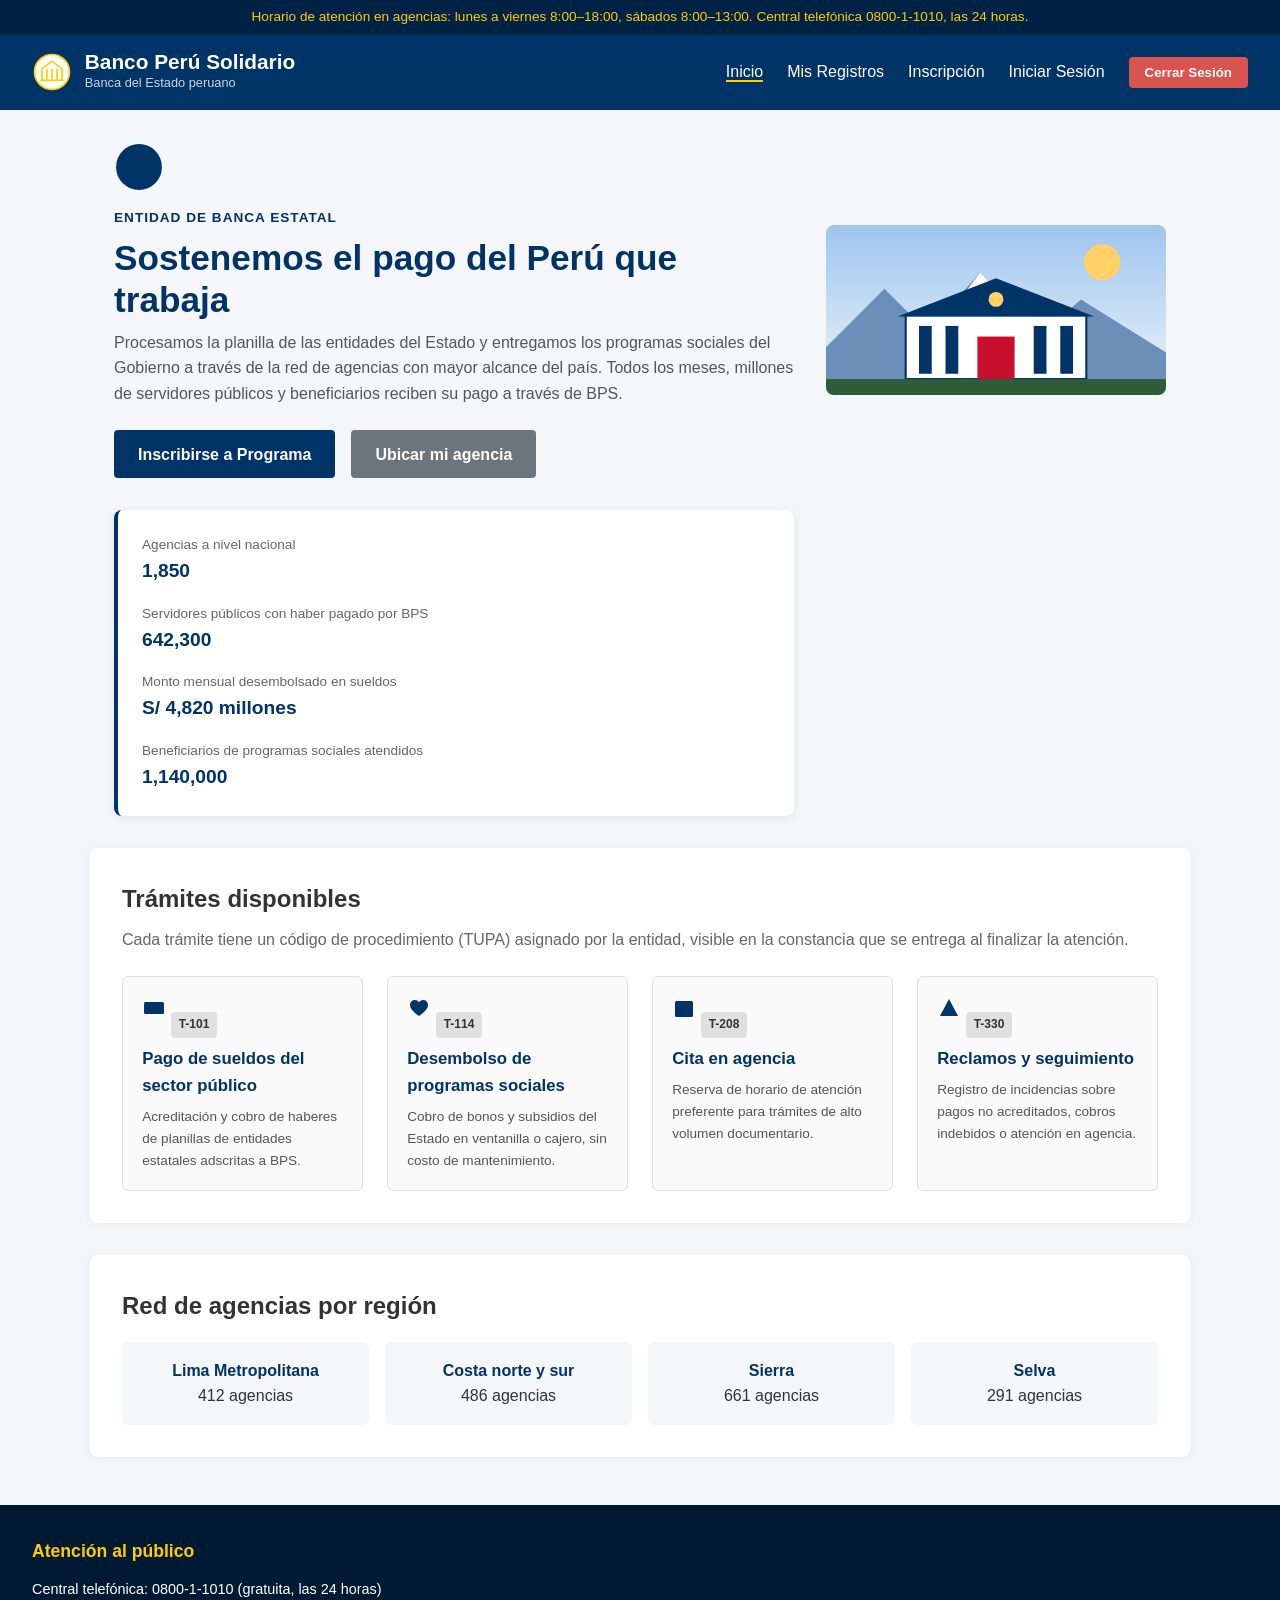
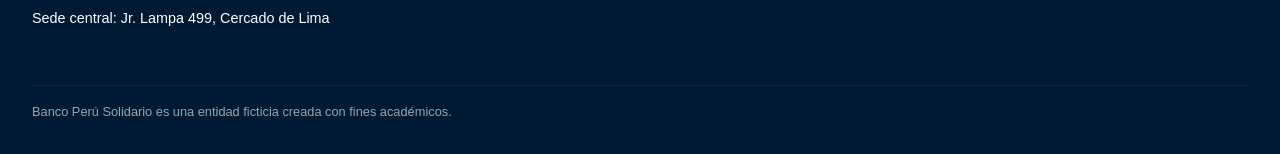
<file: index.html>
<!DOCTYPE html>
<html lang="es">
<head>
  <meta charset="UTF-8">
  <meta name="viewport" content="width=device-width, initial-scale=1.0">
  <title>Banco Perú Solidario — Pago de sueldos y programas sociales</title>
  <link rel="stylesheet" href="css/index.css">
  <meta name="description" content="Banco Perú Solidario: banca estatal a cargo del pago de sueldos públicos y el desembolso de programas sociales a nivel nacional.">
</head>
<body>

<!-- Íconos institucionales en SVG nativo -->
<svg class="sprite-iconos" aria-hidden="true" style="display: none;">
  <symbol id="icono-sello" viewBox="0 0 48 48">
    <circle cx="24" cy="24" r="21"></circle>
    <path d="M12 20 L24 11 L36 20"></path>
    <line x1="12" y1="20" x2="12" y2="34"></line>
    <line x1="18" y1="20" x2="18" y2="34"></line>
    <line x1="24" y1="20" x2="24" y2="34"></line>
    <line x1="30" y1="20" x2="30" y2="34"></line>
    <line x1="36" y1="20" x2="36" y2="34"></line>
    <line x1="10" y1="34" x2="38" y2="34"></line>
  </symbol>
  <symbol id="icono-sueldo" viewBox="0 0 24 24">
    <rect x="2" y="6" width="20" height="12" rx="1.5"></rect>
    <circle cx="12" cy="12" r="3"></circle>
    <line x1="5" y1="9" x2="5" y2="9"></line>
    <line x1="19" y1="15" x2="19" y2="15"></line>
  </symbol>
  <symbol id="icono-programa" viewBox="0 0 24 24">
    <path d="M12 20 C6 15.5 3 12.4 3 8.9 C3 6.2 5.1 4 7.7 4 C9.4 4 10.9 4.9 12 6.3 C13.1 4.9 14.6 4 16.3 4 C18.9 4 21 6.2 21 8.9 C21 12.4 18 15.5 12 20 Z"></path>
  </symbol>
  <symbol id="icono-cita" viewBox="0 0 24 24">
    <rect x="3" y="5" width="18" height="16" rx="1.5"></rect>
    <line x1="3" y1="10" x2="21" y2="10"></line>
    <line x1="7" y1="2.5" x2="7" y2="7"></line>
    <line x1="17" y1="2.5" x2="17" y2="7"></line>
    <line x1="7" y1="14" x2="10" y2="14"></line>
    <line x1="14" y1="14" x2="17" y2="14"></line>
  </symbol>
  <symbol id="icono-reclamo" viewBox="0 0 24 24">
    <path d="M12 3 L21 20 L3 20 Z"></path>
    <line x1="12" y1="9.5" x2="12" y2="14.5"></line>
    <line x1="12" y1="17" x2="12" y2="17"></line>
  </symbol>
</svg>

<p class="aviso-bar">
  Horario de atención en agencias: lunes a viernes 8:00–18:00, sábados 8:00–13:00. Central telefónica 0800-1-1010, las 24 horas.
</p>

<!-- Encabezado con marca institucional y navegación -->
<header class="site-header">
  <div class="marca">
    <svg class="marca-sello" aria-hidden="true" style="width: 40px; height: 40px; fill: white;"><use href="#icono-sello"></use></svg>
    <div class="marca-texto">
      <span class="marca-nombre">Banco Perú Solidario</span>
      <span class="marca-lema">Banca del Estado peruano</span>
    </div>
  </div>
  <nav class="nav-principal" aria-label="Navegación principal">
    <ul>
      <li><a href="index.html" class="activo">Inicio</a></li>
      <li><a href="consulta.html">Mis Registros</a></li>
      <li><a href="registro.html">Inscripción</a></li>
      <li><a href="login.html">Iniciar Sesión</a></li>
      <li><button id="btn-logout" class="boton-logout">Cerrar Sesión</button></li>
    </ul>
  </nav>
</header>

<main>

  <!-- Sección hero -->
  <section class="hero" aria-labelledby="hero-titulo">
    <div class="hero-texto">
      <svg class="hero-emblema" aria-hidden="true" style="width: 50px; height: 50px; fill: #003366;"><use href="#icono-sello"></use></svg>
      <p class="hero-antetitulo">Entidad de banca estatal</p>
      <h1 id="hero-titulo">Sostenemos el pago del Perú que trabaja</h1>
      <p class="hero-parrafo">
        Procesamos la planilla de las entidades del Estado y entregamos los programas sociales
        del Gobierno a través de la red de agencias con mayor alcance del país. Todos los meses,
        millones de servidores públicos y beneficiarios reciben su pago a través de BPS.
      </p>
      <div class="hero-acciones">
        <a class="boton boton-primario" href="registro.html">Inscribirse a Programa</a>
        <a class="boton boton-secundario" href="#agencias">Ubicar mi agencia</a>
      </div>
    </div>
    <img class="hero-imagen" src="img/hero-banco.svg" alt="Sede del Banco Perú Solidario frente a la cordillera" width="640" height="320">
    <aside class="hero-ficha" aria-label="Cifras de operación de BPS">
      <dl>
        <div class="hero-ficha-dato">
          <dt>Agencias a nivel nacional</dt>
          <dd>1,850</dd>
        </div>
        <div class="hero-ficha-dato">
          <dt>Servidores públicos con haber pagado por BPS</dt>
          <dd>642,300</dd>
        </div>
        <div class="hero-ficha-dato">
          <dt>Monto mensual desembolsado en sueldos</dt>
          <dd>S/ 4,820 millones</dd>
        </div>
        <div class="hero-ficha-dato">
          <dt>Beneficiarios de programas sociales atendidos</dt>
          <dd>1,140,000</dd>
        </div>
      </dl>
    </aside>
  </section>

  <!-- Sección de trámites -->
  <section id="servicios" class="servicios" aria-labelledby="servicios-titulo">
    <h2 id="servicios-titulo">Trámites disponibles</h2>
    <p class="seccion-intro">
      Cada trámite tiene un código de procedimiento (TUPA) asignado por la entidad, visible en la
      constancia que se entrega al finalizar la atención.
    </p>
    <ul class="lista-tramites">
      <li class="tramite" data-codigo="T-101">
        <svg class="tramite-icono" aria-hidden="true" style="width: 24px; height: 24px;"><use href="#icono-sueldo"></use></svg>
        <span class="tramite-codigo">T-101</span>
        <div class="tramite-cuerpo">
          <h3>Pago de sueldos del sector público</h3>
          <p>Acreditación y cobro de haberes de planillas de entidades estatales adscritas a BPS.</p>
        </div>
      </li>
      <li class="tramite" data-codigo="T-114">
        <svg class="tramite-icono" aria-hidden="true" style="width: 24px; height: 24px;"><use href="#icono-programa"></use></svg>
        <span class="tramite-codigo">T-114</span>
        <div class="tramite-cuerpo">
          <h3>Desembolso de programas sociales</h3>
          <p>Cobro de bonos y subsidios del Estado en ventanilla o cajero, sin costo de mantenimiento.</p>
        </div>
      </li>
      <li class="tramite" data-codigo="T-208">
        <svg class="tramite-icono" aria-hidden="true" style="width: 24px; height: 24px;"><use href="#icono-cita"></use></svg>
        <span class="tramite-codigo">T-208</span>
        <div class="tramite-cuerpo">
          <h3>Cita en agencia</h3>
          <p>Reserva de horario de atención preferente para trámites de alto volumen documentario.</p>
        </div>
      </li>
      <li class="tramite" data-codigo="T-330">
        <svg class="tramite-icono" aria-hidden="true" style="width: 24px; height: 24px;"><use href="#icono-reclamo"></use></svg>
        <span class="tramite-codigo">T-330</span>
        <div class="tramite-cuerpo">
          <h3>Reclamos y seguimiento</h3>
          <p>Registro de incidencias sobre pagos no acreditados, cobros indebidos o atención en agencia.</p>
        </div>
      </li>
    </ul>
  </section>

  <!-- Red de agencias -->
  <section id="agencias" class="agencias" aria-labelledby="agencias-titulo">
    <h2 id="agencias-titulo">Red de agencias por región</h2>
    <ul class="lista-regiones">
      <li>
        <h3>Lima Metropolitana</h3>
        <p>412 agencias</p>
      </li>
      <li>
        <h3>Costa norte y sur</h3>
        <p>486 agencias</p>
      </li>
      <li>
        <h3>Sierra</h3>
        <p>661 agencias</p>
      </li>
      <li>
        <h3>Selva</h3>
        <p>291 agencias</p>
      </li>
    </ul>
  </section>

</main>

<!-- Pie de página -->
<footer id="contacto" class="site-footer">
  <div class="footer-columna">
    <h2>Atención al público</h2>
    <p>Central telefónica: 0800-1-1010 (gratuita, las 24 horas)</p>
    <p>Sede central: Jr. Lampa 499, Cercado de Lima</p>
  </div>
  <p class="footer-legal">
    Banco Perú Solidario es una entidad ficticia creada con fines académicos.
  </p>
</footer>

<!-- Módulo JS con importaciones corregidas -->
<script type="module">
  import { cerrarSesion, temaSiHaySesion } from './js/auth/auth.js';
  temaSiHaySesion();

  // Cerrar sesión
  const btnLogout = document.getElementById('btn-logout');
  if (btnLogout) {
    btnLogout.addEventListener('click', cerrarSesion);
  }
</script>

</body>
</html>
</file>
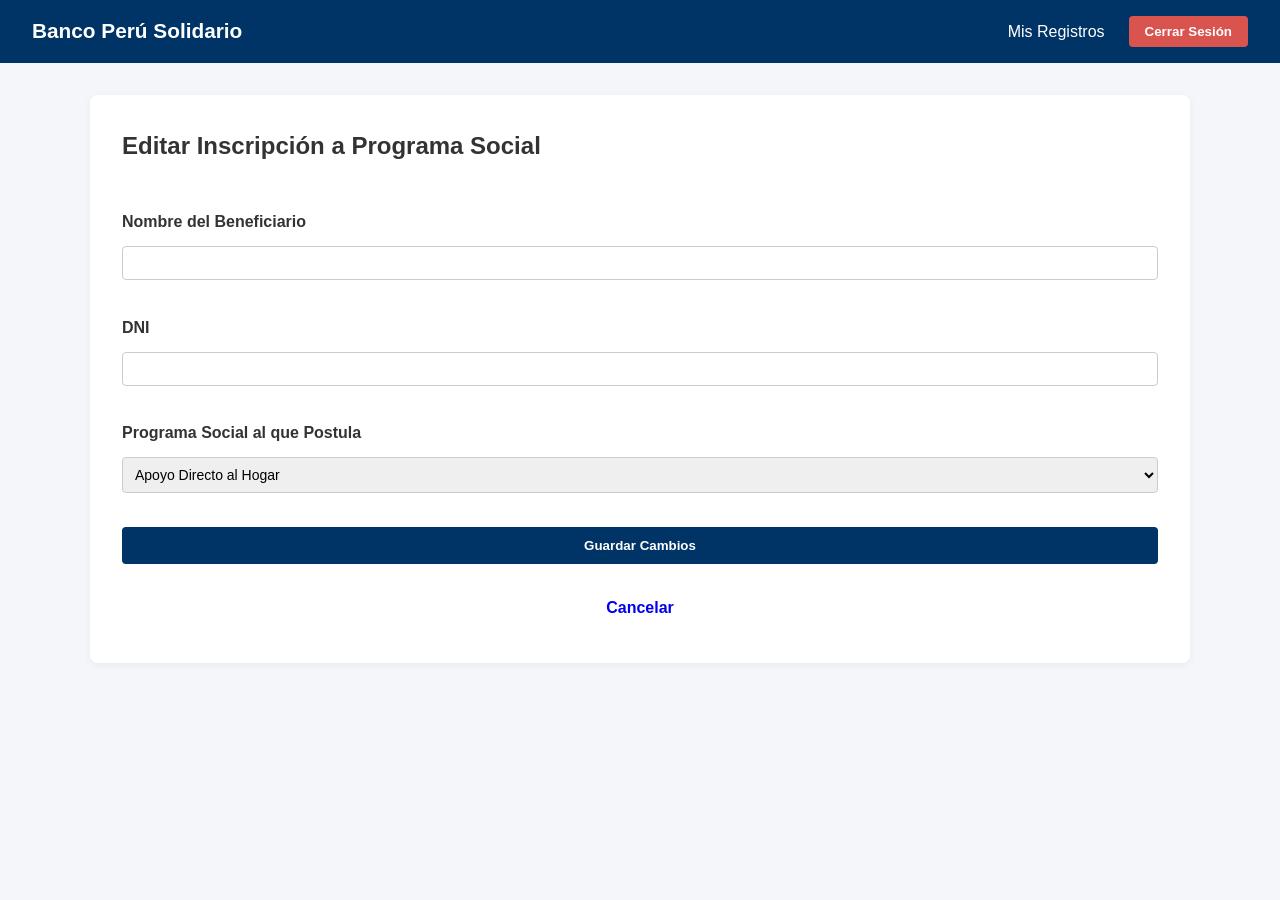
<file: actualizar.html>
<!DOCTYPE html>
<html lang="es">
<head>
  <meta charset="UTF-8">
  <meta name="viewport" content="width=device-width, initial-scale=1.0">
  <title>BPS — Editar Trámite</title>
  <link rel="stylesheet" href="css/actualizar.css">
</head>
<body>
  <header class="site-header">
    <div class="marca">
      <span class="marca-nombre">Banco Perú Solidario</span>
    </div>
    <nav class="nav-principal">
      <ul>
        <li><a href="consulta.html">Mis Registros</a></li>
        <li><button id="btn-logout" class="boton-logout">Cerrar Sesión</button></li>
      </ul>
    </nav>
  </header>

  <main class="contenedor-principal">
    <h2>Editar Inscripción a Programa Social</h2>
    <div id="mensaje-estado"></div>

    <form id="form-actualizar-programa" class="formulario">
      <input type="hidden" id="act-id">

      <div class="campo">
        <label for="act-nombre">Nombre del Beneficiario</label>
        <input type="text" id="act-nombre" required minlength="3">
      </div>

      <div class="campo">
        <label for="act-dni">DNI</label>
        <input type="text" id="act-dni" required pattern="[0-9]{8}" maxlength="8">
      </div>

      <div class="campo">
        <label for="act-programa">Programa Social al que Postula</label>
        <select id="act-programa" required>
          <option value="Apoyo Directo al Hogar">Apoyo Directo al Hogar</option>
          <option value="Bono Vejez Digna">Bono Vejez Digna</option>
          <option value="Sueldo Joven Rural">Sueldo Joven Rural</option>
          <option value="Cuna y Nutrición">Cuna y Nutrición</option>
        </select>
      </div>

      <button type="submit" id="btn-guardar" class="boton boton-primario">Guardar Cambios</button>
      <a href="consulta.html" class="boton">Cancelar</a>
    </form>
  </main>

  <script type="module" src="js/actualizar/actualizar.js"></script>
</body>
</html>
</file>
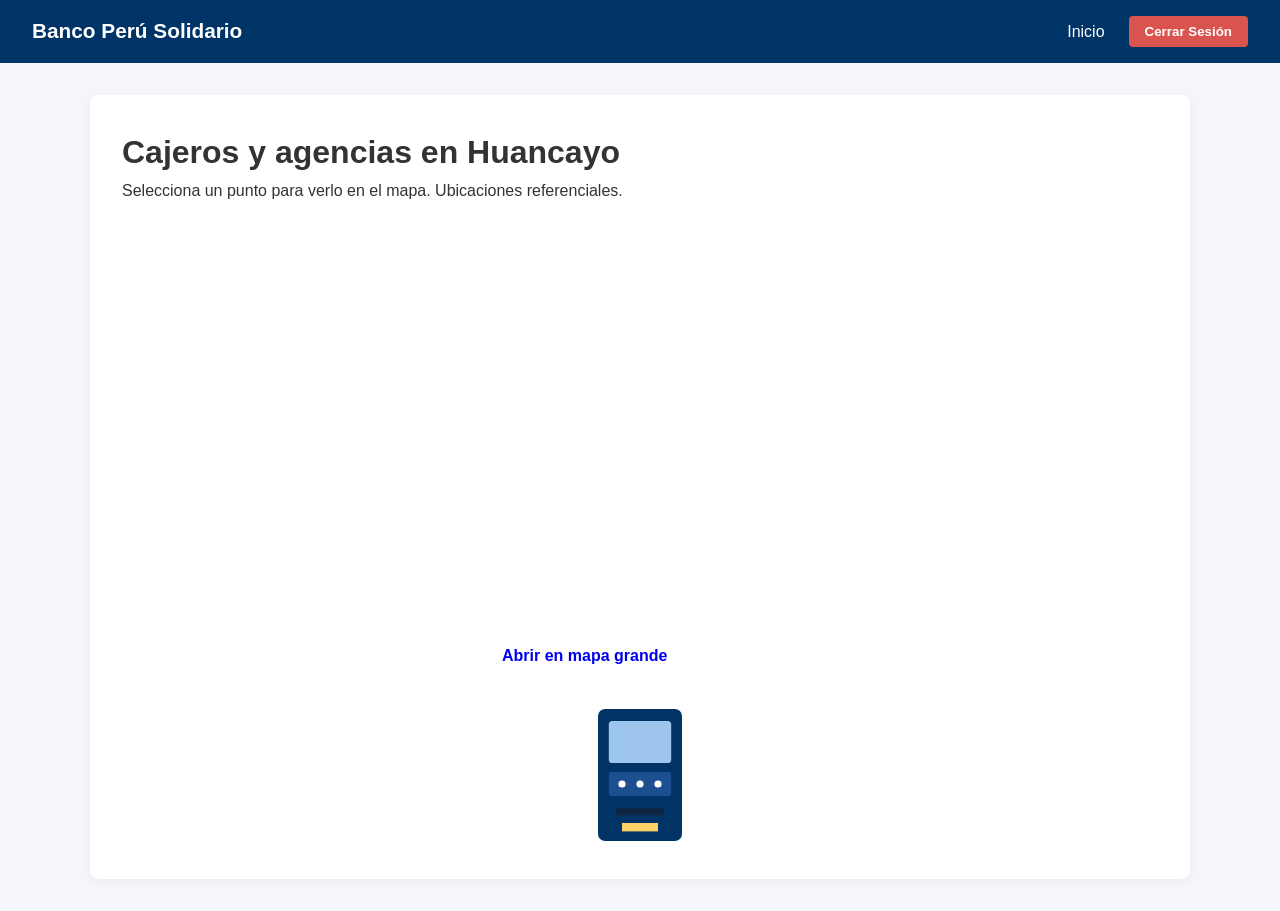
<file: cajeros.html>
<!DOCTYPE html>
<html lang="es">
<head>
  <meta charset="UTF-8">
  <meta name="viewport" content="width=device-width, initial-scale=1.0">
  <title>BPS — Ubicación de Cajeros</title>
  <link rel="stylesheet" href="css/cajeros.css">
</head>
<body>
  <header class="site-header">
    <div class="marca"><span class="marca-nombre">Banco Perú Solidario</span></div>
    <nav class="nav-principal" aria-label="Navegación principal">
      <ul>
        <li><a href="index.html">Inicio</a></li>
        <li><button id="btn-logout" class="boton-logout">Cerrar Sesión</button></li>
      </ul>
    </nav>
  </header>
  <main class="contenedor-principal">
    <h1>Cajeros y agencias en Huancayo</h1>
    <p>Selecciona un punto para verlo en el mapa. Ubicaciones referenciales.</p>
    <div class="cajeros-grid">
      <ul id="lista-cajeros" class="lista-cajeros"></ul>
      <div class="mapa-caja">
        <iframe id="mapa" title="Mapa de cajeros del Banco Perú Solidario" loading="lazy"></iframe>
        <a id="link-mapa" class="boton" target="_blank" rel="noopener" href="#">Abrir en mapa grande</a>
      </div>
    </div>
    <img class="img-cajero" src="img/cajero.svg" alt="Ilustración de cajero automático" width="120" height="144">
  </main>
  <script type="module" src="js/cajeros/cajeros.js"></script>
</body>
</html>
</file>
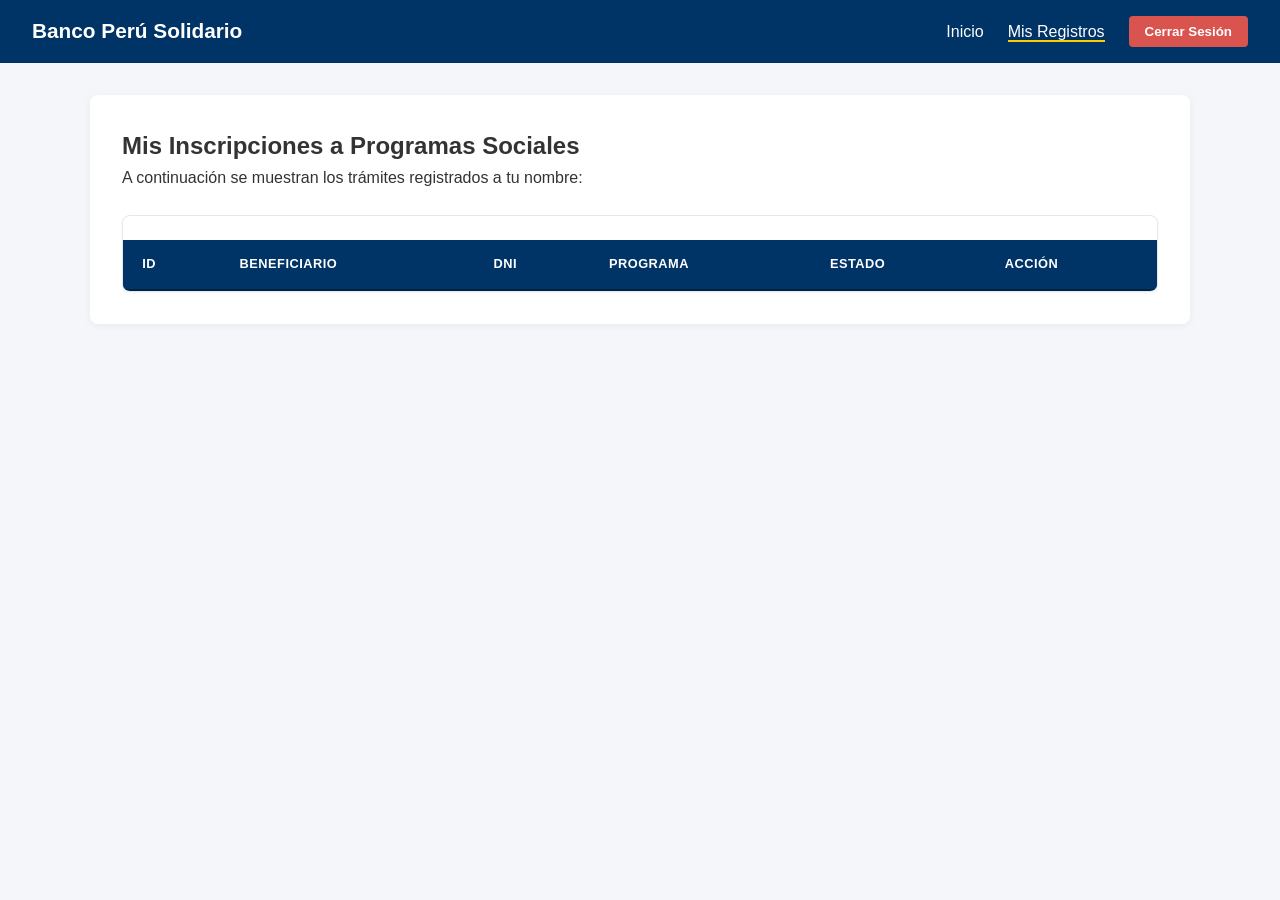
<file: consulta.html>
<!DOCTYPE html>
<html lang="es">
<head>
  <meta charset="UTF-8">
  <meta name="viewport" content="width=device-width, initial-scale=1.0">
  <title>BPS — Mis Registros</title>
  <link rel="stylesheet" href="css/consulta.css">
</head>
<body>
  <header class="site-header">
    <div class="marca">
      <span class="marca-nombre">Banco Perú Solidario</span>
    </div>
    <nav class="nav-principal">
      <ul>
        <li><a href="index.html">Inicio</a></li>
        <li><a href="consulta.html" class="activo">Mis Registros</a></li>
        <li><button id="btn-logout" class="boton-logout">Cerrar Sesión</button></li>
      </ul>
    </nav>
  </header>

  <main class="contenedor-principal">
    <h2>Mis Inscripciones a Programas Sociales</h2>
    <p>A continuación se muestran los trámites registrados a tu nombre:</p>

    <div class="tabla-contenedor">
      <table class="tabla-registros">
        <thead>
          <tr>
            <th>ID</th>
            <th>Beneficiario</th>
            <th>DNI</th>
            <th>Programa</th>
            <th>Estado</th>
            <th>Acción</th>
          </tr>
        </thead>
        <tbody id="tabla-cuerpo-consulta">
          <!-- Carga dinámica -->
        </tbody>
      </table>
    </div>
  </main>

  <!-- Ruta actualizada a la estructura js/ -->
  <script type="module" src="js/consulta/consulta.js"></script>
</body>
</html>
</file>
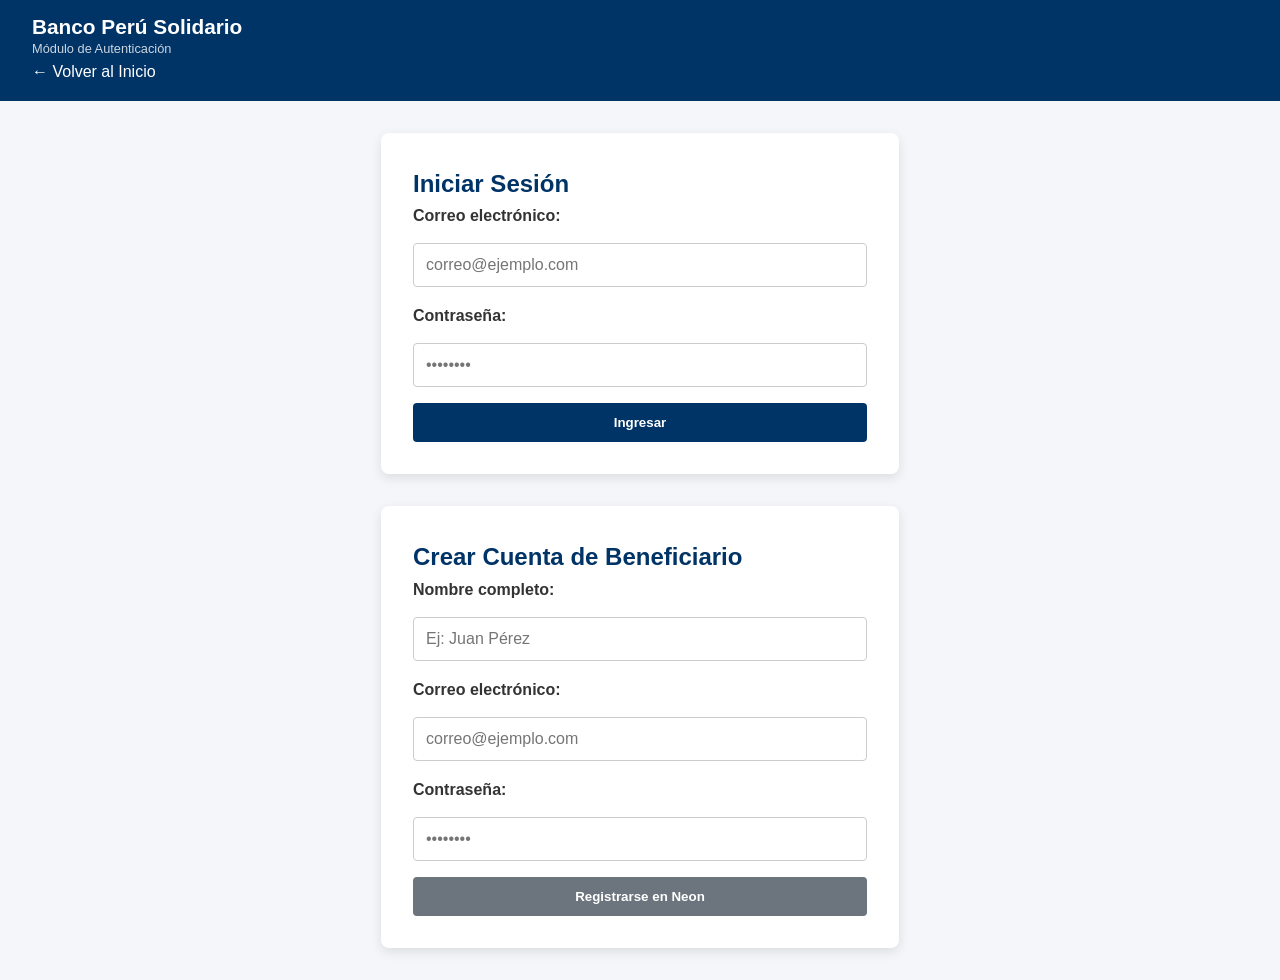
<file: login.html>
<!DOCTYPE html>
<html lang="es">
<head>
  <meta charset="UTF-8">
  <meta name="viewport" content="width=device-width, initial-scale=1.0">
  <title>Banco Perú Solidario — Acceso de Usuarios</title>
  <link rel="stylesheet" href="css/login.css">
</head>
<body>

  <header class="site-header">
    <div class="header-contenedor">
      <div class="marca">
        <div class="marca-texto">
          <span class="marca-nombre">Banco Perú Solidario</span>
          <span class="marca-lema">Módulo de Autenticación</span>
        </div>
      </div>
      <nav class="nav-principal">
        <ul>
          <li><a href="index.html">← Volver al Inicio</a></li>
        </ul>
      </nav>
    </div>
  </header>

  <main class="contenedor-login">
    
    <!-- Sección de Iniciar Sesión -->
    <section class="tarjeta-auth">
      <h2>Iniciar Sesión</h2>
      
      <div id="mensaje-login" style="display: none; padding: 12px; margin-bottom: 15px; border-radius: 4px;"></div>

      <form id="form-login">
        <div class="campo">
          <label for="login-correo">Correo electrónico:</label>
          <input type="email" id="login-correo" required placeholder="correo@ejemplo.com" autocomplete="email">
        </div>
        <div class="campo">
          <label for="login-password">Contraseña:</label>
          <input type="password" id="login-password" required placeholder="••••••••" autocomplete="current-password">
        </div>
        <button type="submit" id="btn-login" class="boton boton-primario" style="width: 100%; padding: 0.75rem;">Ingresar</button>
      </form>
    </section>

    <!-- Sección de Registro de Cuenta -->
    <section class="tarjeta-auth">
      <h2>Crear Cuenta de Beneficiario</h2>

      <div id="mensaje-registro" style="display: none; padding: 12px; margin-bottom: 15px; border-radius: 4px;"></div>

      <form id="form-registro">
        <div class="campo">
          <label for="reg-nombre">Nombre completo:</label>
          <input type="text" id="reg-nombre" required placeholder="Ej: Juan Pérez" autocomplete="name">
        </div>
        <div class="campo">
          <label for="reg-correo">Correo electrónico:</label>
          <input type="email" id="reg-correo" required placeholder="correo@ejemplo.com" autocomplete="email">
        </div>
        <div class="campo">
          <label for="reg-password">Contraseña:</label>
          <input type="password" id="reg-password" required placeholder="••••••••" autocomplete="new-password">
        </div>
        <button type="submit" id="btn-registro" class="boton boton-secundario" style="width: 100%; padding: 0.75rem;">Registrarse en Neon</button>
      </form>
    </section>

  </main>

  <script type="module" src="js/auth/login.js"></script>
</body>
</html>
</file>
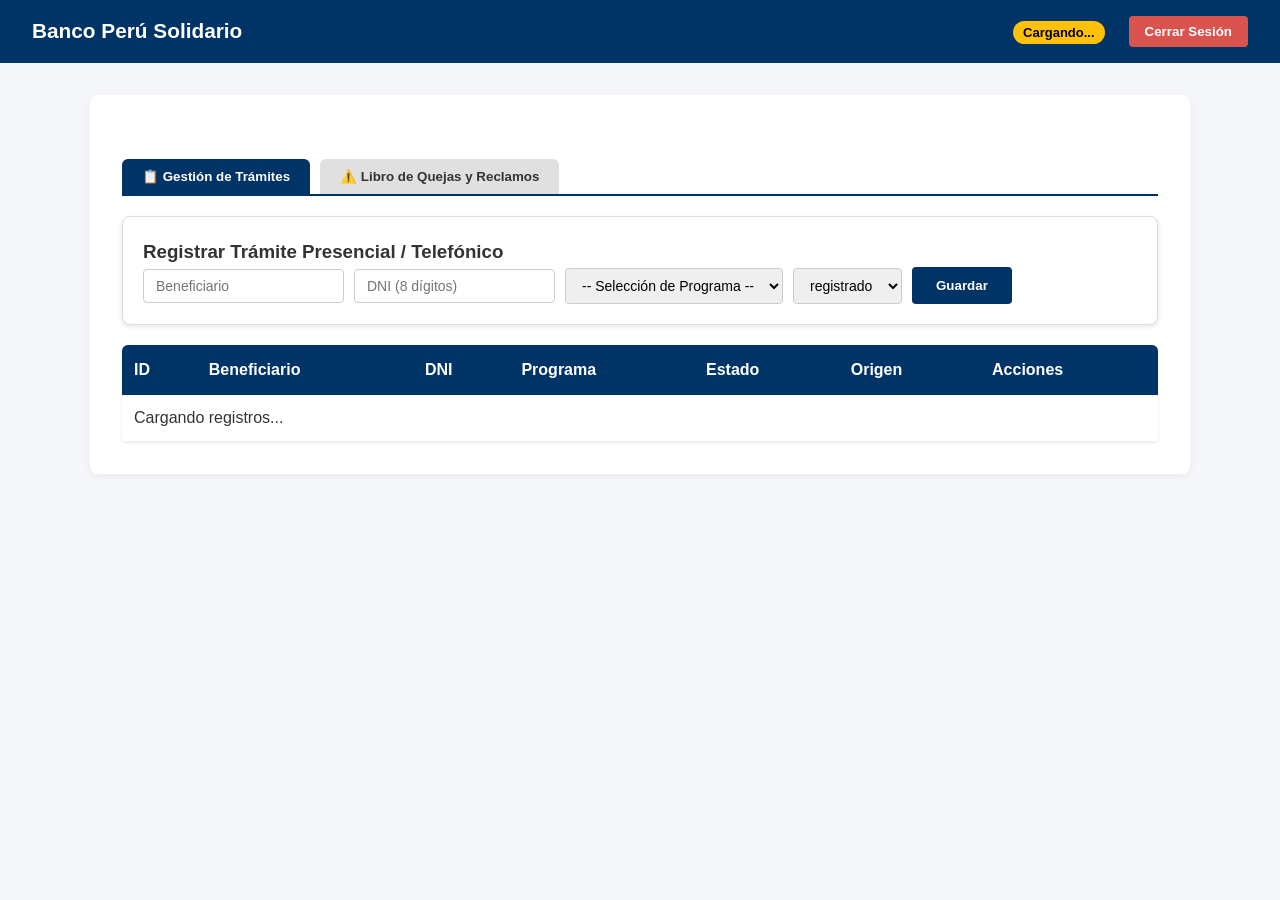
<file: panel.html>
<!DOCTYPE html>
<html lang="es">
<head>
  <meta charset="UTF-8">
  <meta name="viewport" content="width=device-width, initial-scale=1.0">
  <title>BPS — Panel de Gestión Multirol</title>
  <link rel="stylesheet" href="css/panel.css">
</head>
<body>
  <header class="site-header">
    <div class="marca">
      <span class="marca-nombre">Banco Perú Solidario</span>
    </div>
    <nav class="nav-principal">
      <ul>
        <li><span id="user-info" class="badge-rol">Cargando...</span></li>
        <li><button id="btn-logout" class="boton-logout">Cerrar Sesión</button></li>
      </ul>
    </nav>
  </header>

  <main class="contenedor-principal" style="max-width: 1100px;">
    <div id="stats" class="stats" aria-label="Resumen"></div>
    <div class="tabs-header">
      <button id="tab-tramites" class="tab-btn active">📋 Gestión de Trámites</button>
      <button id="tab-quejas" class="tab-btn">⚠️ Libro de Quejas y Reclamos</button>
      <button id="tab-usuarios" class="tab-btn" style="display:none;">👥 Usuarios</button>
    </div>

    <!-- SECCIÓN 1: GESTIÓN DE TRÁMITES -->
    <section id="sec-tramites" class="tab-content active">
      <div class="tarjeta-panel">
        <h3 id="form-titulo">Registrar Trámite Presencial / Telefónico</h3>
        <form id="form-panel">
          <input type="hidden" id="pnl-id">
          
          <input type="text" id="pnl-nombre" placeholder="Beneficiario" required>
          <input type="text" id="pnl-dni" placeholder="DNI (8 dígitos)" pattern="[0-9]{8}" maxlength="8" required>
          
          <select id="pnl-programa" required>
            <option value="">-- Selección de Programa --</option>
            <option value="Apoyo Directo al Hogar">Apoyo Directo al Hogar</option>
            <option value="Bono Vejez Digna">Bono Vejez Digna</option>
            <option value="Sueldo Joven Rural">Sueldo Joven Rural</option>
            <option value="Cuna y Nutrición">Cuna y Nutrición</option>
          </select>

          <select id="pnl-estado" required>
            <option value="registrado">registrado</option>
            <option value="atendido">atendido</option>
          </select>

          <button type="submit" id="pnl-btn-submit" class="boton boton-primario">Guardar</button>
          <button type="button" id="pnl-btn-cancel" class="boton" style="display:none;">Cancelar</button>
        </form>
      </div>

      <table class="tabla-panel-crud">
        <thead>
          <tr>
            <th>ID</th>
            <th>Beneficiario</th>
            <th>DNI</th>
            <th>Programa</th>
            <th>Estado</th>
            <th>Origen</th>
            <th>Acciones</th>
          </tr>
        </thead>
        <tbody id="tabla-panel">
          <tr><td colspan="7">Cargando registros...</td></tr>
        </tbody>
      </table>
    </section>

    <!-- SECCIÓN 2: LIBRO DE QUEJAS Y RECLAMOS -->
    <section id="sec-quejas" class="tab-content" style="display:none;">
      <h3>Libro de Quejas y Reclamos</h3>
      <table class="tabla-panel-crud"><thead><tr><th>N°</th><th>Ciudadano</th><th>Tipo</th><th>Descripción</th><th>Estado</th><th>Acción</th></tr></thead>
      <tbody id="tabla-quejas"></tbody></table>
    </section>

    <section id="sec-usuarios" class="tab-content" style="display:none;">
      <div class="tarjeta-panel">
        <h3>Crear cuenta de personal</h3>
        <form id="form-usuario" class="form-usuario">
          <input type="text" id="usr-nombre" placeholder="Nombre completo" required minlength="3" autocomplete="off">
          <input type="email" id="usr-correo" placeholder="correo@bps.pe" required autocomplete="off">
          <input type="password" id="usr-pass" placeholder="Contraseña (mín. 4)" required minlength="4" autocomplete="new-password">
          <select id="usr-rol" required aria-label="Rol">
            <option value="empleado">Empleado</option>
            <option value="administrador">Administrador</option>
          </select>
          <button type="submit" class="boton boton-primario">Crear cuenta</button>
        </form>
        <p id="usr-msg" class="usr-msg" role="status"></p>
      </div>
      <table class="tabla-panel-crud"><thead><tr><th>ID</th><th>Nombre</th><th>Correo</th><th>Rol</th><th>Acciones</th></tr></thead>
      <tbody id="tabla-usuarios"></tbody></table>
    </section>
  </main>

  <script type="module" src="js/panel/panel.js"></script>
</body>
</html>
</file>
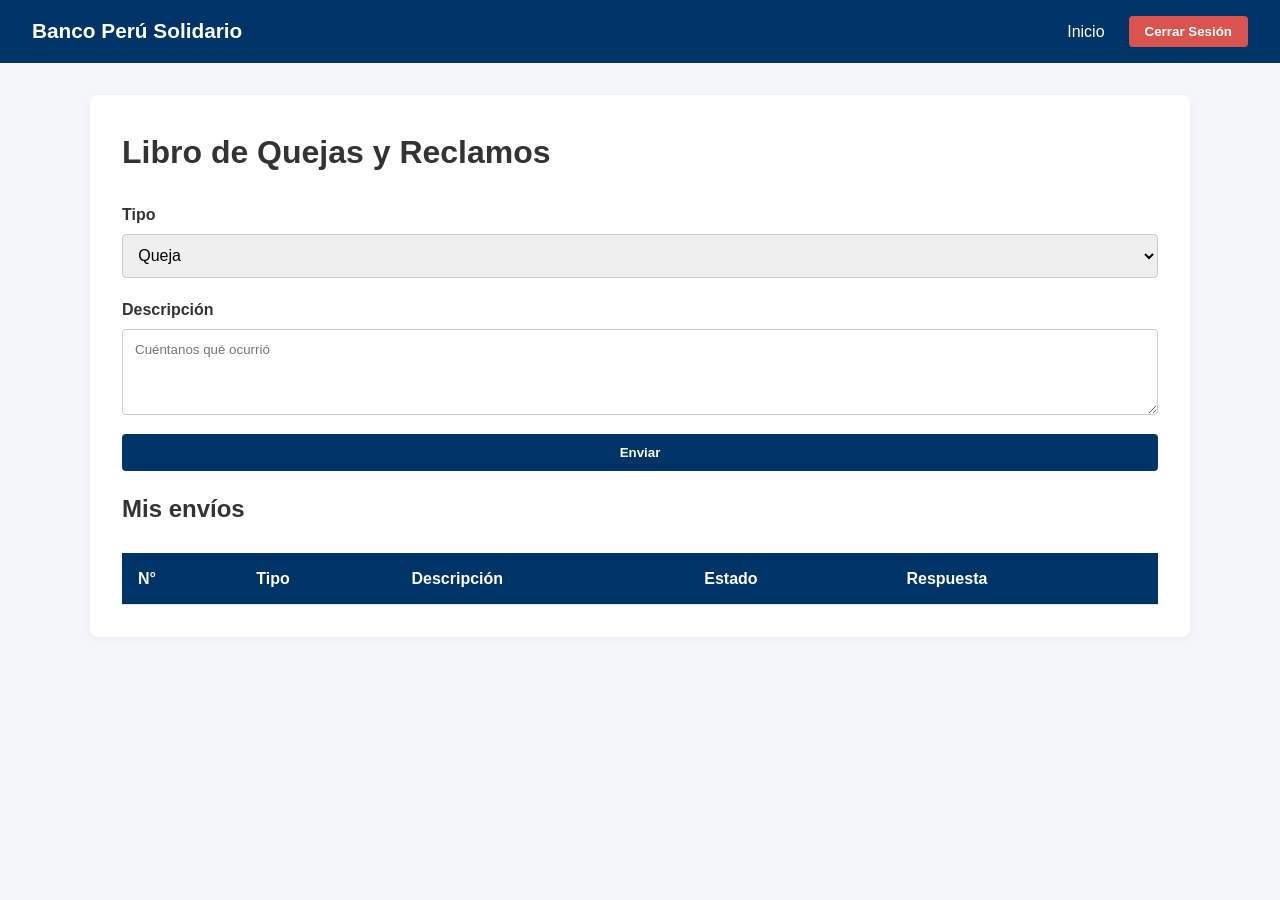
<file: quejas.html>
<!DOCTYPE html>
<html lang="es">
<head>
  <meta charset="UTF-8">
  <meta name="viewport" content="width=device-width, initial-scale=1.0">
  <title>BPS — Mis Quejas y Reclamos</title>
  <link rel="stylesheet" href="css/quejas.css">
</head>
<body>
  <header class="site-header">
    <div class="marca"><span class="marca-nombre">Banco Perú Solidario</span></div>
    <nav class="nav-principal" aria-label="Navegación principal">
      <ul>
        <li><a href="index.html">Inicio</a></li>
        <li><button id="btn-logout" class="boton-logout">Cerrar Sesión</button></li>
      </ul>
    </nav>
  </header>
  <main class="contenedor-principal">
    <h1>Libro de Quejas y Reclamos</h1>
    <form id="form-queja" class="formulario">
      <div class="campo"><label for="q-tipo">Tipo</label>
        <select id="q-tipo" required><option value="queja">Queja</option><option value="reclamo">Reclamo</option><option value="sugerencia">Sugerencia</option></select></div>
      <div class="campo"><label for="q-desc">Descripción</label>
        <textarea id="q-desc" rows="4" required minlength="10" placeholder="Cuéntanos qué ocurrió"></textarea></div>
      <button type="submit" class="boton boton-primario">Enviar</button>
      <p id="q-msg" role="status"></p>
    </form>
    <h2>Mis envíos</h2>
    <table class="tabla-registros"><thead><tr><th>N°</th><th>Tipo</th><th>Descripción</th><th>Estado</th><th>Respuesta</th></tr></thead>
    <tbody id="tabla-quejas-cliente"></tbody></table>
  </main>
  <script type="module" src="js/quejas/quejas.js"></script>
</body>
</html>
</file>
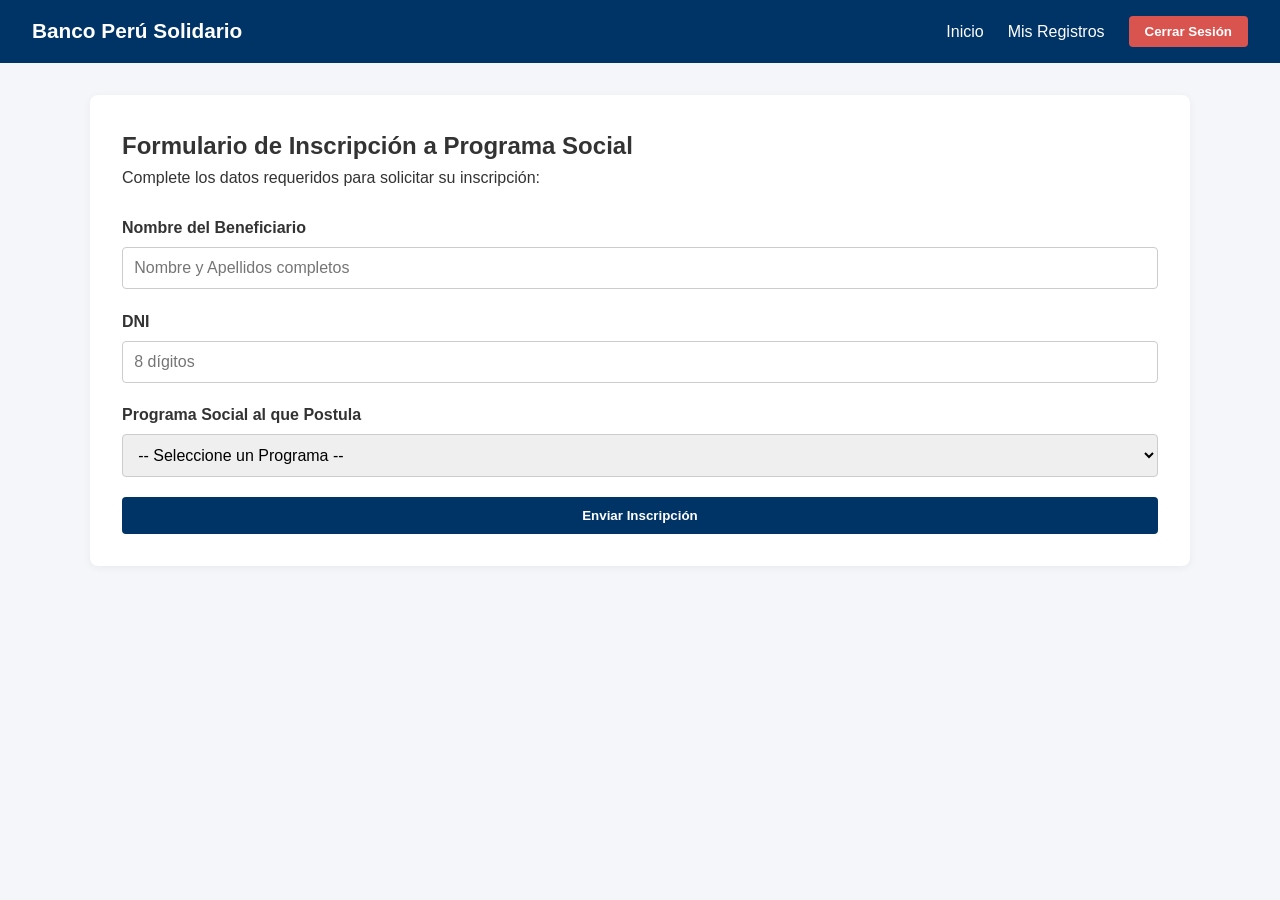
<file: registro.html>
<!DOCTYPE html>
<html lang="es">
<head>
  <meta charset="UTF-8">
  <meta name="viewport" content="width=device-width, initial-scale=1.0">
  <title>BPS — Inscripción a Programa Social</title>
  <link rel="stylesheet" href="css/registro.css">
</head>
<body>
  <header class="site-header">
    <div class="marca">
      <span class="marca-nombre">Banco Perú Solidario</span>
    </div>
    <nav class="nav-principal">
      <ul>
        <li><a href="index.html">Inicio</a></li>
        <li><a href="consulta.html">Mis Registros</a></li>
        <li><button id="btn-logout" class="boton-logout">Cerrar Sesión</button></li>
      </ul>
    </nav>
  </header>

  <main class="contenedor-principal">
    <h2>Formulario de Inscripción a Programa Social</h2>
    <p>Complete los datos requeridos para solicitar su inscripción:</p>

    <form id="form-registro-programa" class="formulario">
      <div class="campo">
        <label for="reg-nombre">Nombre del Beneficiario</label>
        <input type="text" id="reg-nombre" placeholder="Nombre y Apellidos completos" required minlength="3">
      </div>

      <div class="campo">
        <label for="reg-dni">DNI</label>
        <input type="text" id="reg-dni" placeholder="8 dígitos" required pattern="[0-9]{8}" maxlength="8">
      </div>

      <div class="campo">
        <label for="reg-programa">Programa Social al que Postula</label>
        <select id="reg-programa" required>
          <option value="">-- Seleccione un Programa --</option>
          <option value="Apoyo Directo al Hogar">Apoyo Directo al Hogar</option>
          <option value="Bono Vejez Digna">Bono Vejez Digna</option>
          <option value="Sueldo Joven Rural">Sueldo Joven Rural</option>
          <option value="Cuna y Nutrición">Cuna y Nutrición</option>
        </select>
      </div>

      <button type="submit" class="boton boton-primario">Enviar Inscripción</button>
    </form>
  </main>

  <script type="module" src="js/registro/registro.js"></script>
</body>
</html>
</file>
<file: css/index.css>
* {
  box-sizing: border-box;
  margin: 0;
  padding: 0;
  font-family: 'Segoe UI', Tahoma, Geneva, Verdana, sans-serif;
}

body {
  background-color: #f4f6f9;
  color: #333;
  line-height: 1.6;
}

/* Barra superior de aviso */
.aviso-bar {
  background-color: #002244;
  color: #ffcc00;
  font-size: 0.85rem;
  padding: 0.4rem 2rem;
  text-align: center;
}

/* Header principal */
.site-header {
  background-color: #003366;
  color: white;
  padding: 1rem 2rem;
  display: flex;
  justify-content: space-between;
  align-items: center;
}

.marca {
  display: flex;
  align-items: center;
  gap: 0.8rem;
}

.marca-sello {
  width: 36px;
  height: 36px;
  fill: #ffcc00;
}

.marca-texto {
  display: flex;
  flex-direction: column;
}

.marca-nombre {
  font-size: 1.3rem;
  font-weight: bold;
  line-height: 1.1;
}

.marca-lema {
  font-size: 0.8rem;
  opacity: 0.8;
}

.nav-principal ul {
  display: flex;
  list-style: none;
  gap: 1.5rem;
  align-items: center;
}

.nav-principal a {
  color: white;
  text-decoration: none;
  font-weight: 500;
}

.nav-principal a.activo {
  border-bottom: 2px solid #ffcc00;
}

.boton-logout {
  background-color: #d9534f;
  color: white;
  border: none;
  padding: 0.5rem 1rem;
  border-radius: 4px;
  cursor: pointer;
  font-weight: bold;
}

.boton-logout:hover {
  background-color: #c9302c;
}

/* Sección Hero */
.hero {
  max-width: 1100px;
  margin: 2rem auto;
  padding: 0 1.5rem;
  display: grid;
  grid-template-columns: 2fr 1fr;
  gap: 2rem;
  align-items: center;
}

.hero-emblema {
  width: 48px;
  height: 48px;
  fill: #003366;
  margin-bottom: 0.5rem;
}

.hero-antetitulo {
  text-transform: uppercase;
  font-size: 0.85rem;
  color: #003366;
  font-weight: bold;
  letter-spacing: 1px;
}

.hero-texto h1 {
  font-size: 2.2rem;
  color: #003366;
  margin: 0.5rem 0;
  line-height: 1.2;
}

.hero-parrafo {
  margin-bottom: 1.5rem;
  color: #555;
}

.hero-acciones {
  display: flex;
  gap: 1rem;
}

.hero-ficha {
  background: white;
  padding: 1.5rem;
  border-radius: 8px;
  box-shadow: 0 2px 8px rgba(0,0,0,0.08);
  border-left: 4px solid #003366;
}

.hero-ficha-dato {
  margin-bottom: 1rem;
}

.hero-ficha-dato:last-child {
  margin-bottom: 0;
}

.hero-ficha-dato dt {
  font-size: 0.85rem;
  color: #666;
}

.hero-ficha-dato dd {
  font-size: 1.2rem;
  font-weight: bold;
  color: #003366;
}

/* Secciones generales */
.servicios, .agencias, .contenedor-principal {
  max-width: 1100px;
  margin: 2rem auto;
  padding: 2rem;
  background: white;
  border-radius: 8px;
  box-shadow: 0 2px 8px rgba(0,0,0,0.05);
}

.seccion-intro {
  margin: 0.5rem 0 1.5rem 0;
  color: #666;
}

/* Lista de Trámites */
.lista-tramites {
  display: grid;
  grid-template-columns: repeat(auto-fit, minmax(220px, 1fr));
  gap: 1.5rem;
  list-style: none;
}

.tramite {
  border: 1px solid #e0e0e0;
  padding: 1.2rem;
  border-radius: 6px;
  background: #fafafa;
}

.tramite-icono {
  width: 32px;
  height: 32px;
  fill: #003366;
  margin-bottom: 0.5rem;
}

.tramite-codigo {
  display: inline-block;
  background: #e0e0e0;
  padding: 0.2rem 0.5rem;
  border-radius: 4px;
  font-size: 0.75rem;
  font-weight: bold;
  margin-bottom: 0.5rem;
}

.tramite-cuerpo h3 {
  font-size: 1.05rem;
  margin-bottom: 0.4rem;
  color: #003366;
}

.tramite-cuerpo p {
  font-size: 0.85rem;
  color: #555;
}

/* Agencias */
.lista-regiones {
  display: grid;
  grid-template-columns: repeat(auto-fit, minmax(200px, 1fr));
  gap: 1rem;
  list-style: none;
  margin-top: 1rem;
}

.lista-regiones li {
  background: #f4f6f9;
  padding: 1rem;
  border-radius: 6px;
  text-align: center;
}

.lista-regiones h3 {
  font-size: 1rem;
  color: #003366;
}

/* Formularios */
.formulario {
  margin-top: 1.5rem;
  display: flex;
  flex-direction: column;
  gap: 1.2rem;
}

.campo {
  display: flex;
  flex-direction: column;
  gap: 0.4rem;
}

.campo label {
  font-weight: 600;
}

.campo input, .campo select {
  padding: 0.7rem;
  border: 1px solid #ccc;
  border-radius: 4px;
  font-size: 1rem;
}

.boton {
  padding: 0.7rem 1.5rem;
  border: none;
  border-radius: 4px;
  cursor: pointer;
  text-decoration: none;
  display: inline-block;
  text-align: center;
  font-weight: bold;
}

.boton-primario {
  background-color: #003366;
  color: white;
}

.boton-primario:hover {
  background-color: #002244;
}

.boton-secundario {
  background-color: #6c757d;
  color: white;
}

/* Footer */
.site-footer {
  background-color: #001a33;
  color: white;
  padding: 2rem;
  margin-top: 3rem;
  display: flex;
  flex-wrap: wrap;
  justify-content: space-between;
  gap: 2rem;
}

.footer-columna h2 {
  font-size: 1.1rem;
  margin-bottom: 0.8rem;
  color: #ffcc00;
}

.footer-columna p {
  font-size: 0.9rem;
  margin-bottom: 0.4rem;
}

.footer-legal {
  width: 100%;
  font-size: 0.8rem;
  opacity: 0.6;
  border-top: 1px solid rgba(255,255,255,0.1);
  padding-top: 1rem;
  margin-top: 1rem;
}
/* Corregir íconos SVG para que muestren la línea y no un fondo plano */
.marca-sello, .hero-emblema {
  stroke: #ffcc00;
  stroke-width: 2;
  fill: none;
}

.hero-emblema {
  stroke: #003366;
}

/* Estilos para la tabla de "Mis Registros" (consulta.html) */
.tabla-registros {
  width: 100%;
  border-collapse: collapse;
  margin-top: 1.5rem;
}

.tabla-registros th, 
.tabla-registros td {
  padding: 0.8rem 1rem;
  text-align: left;
  border-bottom: 1px solid #e0e0e0;
}

.tabla-registros th {
  background-color: #003366;
  color: white;
  font-weight: 600;
}

.tabla-registros tr:hover {
  background-color: #f1f5f9;
}

/* ---- Estilos propios de index.html ---- */


/* ---- Entorno por rol ---- */
body.rol-cliente { --rol: #003366; --rol-suave: #e8f0f9; }
body.rol-empleado { --rol: #0b6e4f; --rol-suave: #e5f5ee; }
body.rol-administrador { --rol: #7a1f2b; --rol-suave: #f9e9ec; }
body[class*="rol-"] .site-header { background: var(--rol) !important; }
body[class*="rol-"] { background-color: var(--rol-suave); }
body[class*="rol-"] .boton-primario { background: var(--rol); border-color: var(--rol); color: #fff; }
.franja-rol { background: rgba(0,0,0,.85); color: #fff; padding: .4rem 1rem; font-size: .85rem; letter-spacing: .04em; text-align: center; }
.hero-imagen { max-width: 100%; height: auto; border-radius: 8px; display: block; margin: 1rem auto; }
.stats { display: grid; grid-template-columns: repeat(auto-fit, minmax(150px, 1fr)); gap: 1rem; margin: 1rem 0; }
.stat { background: #fff; border-left: 6px solid var(--rol, #003366); padding: 1rem; border-radius: 6px; box-shadow: 0 2px 6px rgba(0,0,0,.08); display: flex; flex-direction: column; }
.stat strong { font-size: 1.8rem; color: var(--rol, #003366); }
.cajeros-grid { display: grid; grid-template-columns: 1fr 2fr; gap: 1rem; }
.lista-cajeros { list-style: none; margin: 0; padding: 0; display: grid; gap: .5rem; }
.lista-cajeros button { width: 100%; text-align: left; background: #fff; border: 2px solid #ccd6e3; border-radius: 6px; padding: .75rem; cursor: pointer; display: flex; flex-direction: column; }
.lista-cajeros li.activo button, .lista-cajeros button:hover { border-color: var(--rol, #003366); background: var(--rol-suave, #e8f0f9); }
.mapa-caja iframe { width: 100%; height: 420px; border: 0; border-radius: 8px; }
.img-cajero { display: block; margin: 1.5rem auto 0; }
@media (max-width: 800px) { .cajeros-grid { grid-template-columns: 1fr; } }
</file>
<file: css/actualizar.css>
* {
  box-sizing: border-box;
  margin: 0;
  padding: 0;
  font-family: 'Segoe UI', Tahoma, Geneva, Verdana, sans-serif;
}

body {
  background-color: #f4f6f9;
  color: #333;
  line-height: 1.6;
}

/* Barra superior de aviso */
.aviso-bar {
  background-color: #002244;
  color: #ffcc00;
  font-size: 0.85rem;
  padding: 0.4rem 2rem;
  text-align: center;
}

/* Header principal */
.site-header {
  background-color: #003366;
  color: white;
  padding: 1rem 2rem;
  display: flex;
  justify-content: space-between;
  align-items: center;
}

.marca {
  display: flex;
  align-items: center;
  gap: 0.8rem;
}

.marca-sello {
  width: 36px;
  height: 36px;
  fill: #ffcc00;
}

.marca-texto {
  display: flex;
  flex-direction: column;
}

.marca-nombre {
  font-size: 1.3rem;
  font-weight: bold;
  line-height: 1.1;
}

.marca-lema {
  font-size: 0.8rem;
  opacity: 0.8;
}

.nav-principal ul {
  display: flex;
  list-style: none;
  gap: 1.5rem;
  align-items: center;
}

.nav-principal a {
  color: white;
  text-decoration: none;
  font-weight: 500;
}

.nav-principal a.activo {
  border-bottom: 2px solid #ffcc00;
}

.boton-logout {
  background-color: #d9534f;
  color: white;
  border: none;
  padding: 0.5rem 1rem;
  border-radius: 4px;
  cursor: pointer;
  font-weight: bold;
}

.boton-logout:hover {
  background-color: #c9302c;
}

/* Sección Hero */
.hero {
  max-width: 1100px;
  margin: 2rem auto;
  padding: 0 1.5rem;
  display: grid;
  grid-template-columns: 2fr 1fr;
  gap: 2rem;
  align-items: center;
}

.hero-emblema {
  width: 48px;
  height: 48px;
  fill: #003366;
  margin-bottom: 0.5rem;
}

.hero-antetitulo {
  text-transform: uppercase;
  font-size: 0.85rem;
  color: #003366;
  font-weight: bold;
  letter-spacing: 1px;
}

.hero-texto h1 {
  font-size: 2.2rem;
  color: #003366;
  margin: 0.5rem 0;
  line-height: 1.2;
}

.hero-parrafo {
  margin-bottom: 1.5rem;
  color: #555;
}

.hero-acciones {
  display: flex;
  gap: 1rem;
}

.hero-ficha {
  background: white;
  padding: 1.5rem;
  border-radius: 8px;
  box-shadow: 0 2px 8px rgba(0,0,0,0.08);
  border-left: 4px solid #003366;
}

.hero-ficha-dato {
  margin-bottom: 1rem;
}

.hero-ficha-dato:last-child {
  margin-bottom: 0;
}

.hero-ficha-dato dt {
  font-size: 0.85rem;
  color: #666;
}

.hero-ficha-dato dd {
  font-size: 1.2rem;
  font-weight: bold;
  color: #003366;
}

/* Secciones generales */
.servicios, .agencias, .contenedor-principal {
  max-width: 1100px;
  margin: 2rem auto;
  padding: 2rem;
  background: white;
  border-radius: 8px;
  box-shadow: 0 2px 8px rgba(0,0,0,0.05);
}

.seccion-intro {
  margin: 0.5rem 0 1.5rem 0;
  color: #666;
}

/* Lista de Trámites */
.lista-tramites {
  display: grid;
  grid-template-columns: repeat(auto-fit, minmax(220px, 1fr));
  gap: 1.5rem;
  list-style: none;
}

.tramite {
  border: 1px solid #e0e0e0;
  padding: 1.2rem;
  border-radius: 6px;
  background: #fafafa;
}

.tramite-icono {
  width: 32px;
  height: 32px;
  fill: #003366;
  margin-bottom: 0.5rem;
}

.tramite-codigo {
  display: inline-block;
  background: #e0e0e0;
  padding: 0.2rem 0.5rem;
  border-radius: 4px;
  font-size: 0.75rem;
  font-weight: bold;
  margin-bottom: 0.5rem;
}

.tramite-cuerpo h3 {
  font-size: 1.05rem;
  margin-bottom: 0.4rem;
  color: #003366;
}

.tramite-cuerpo p {
  font-size: 0.85rem;
  color: #555;
}

/* Agencias */
.lista-regiones {
  display: grid;
  grid-template-columns: repeat(auto-fit, minmax(200px, 1fr));
  gap: 1rem;
  list-style: none;
  margin-top: 1rem;
}

.lista-regiones li {
  background: #f4f6f9;
  padding: 1rem;
  border-radius: 6px;
  text-align: center;
}

.lista-regiones h3 {
  font-size: 1rem;
  color: #003366;
}

/* Formularios */
.formulario {
  margin-top: 1.5rem;
  display: flex;
  flex-direction: column;
  gap: 1.2rem;
}

.campo {
  display: flex;
  flex-direction: column;
  gap: 0.4rem;
}

.campo label {
  font-weight: 600;
}

.campo input, .campo select {
  padding: 0.7rem;
  border: 1px solid #ccc;
  border-radius: 4px;
  font-size: 1rem;
}

.boton {
  padding: 0.7rem 1.5rem;
  border: none;
  border-radius: 4px;
  cursor: pointer;
  text-decoration: none;
  display: inline-block;
  text-align: center;
  font-weight: bold;
}

.boton-primario {
  background-color: #003366;
  color: white;
}

.boton-primario:hover {
  background-color: #002244;
}

.boton-secundario {
  background-color: #6c757d;
  color: white;
}

/* Footer */
.site-footer {
  background-color: #001a33;
  color: white;
  padding: 2rem;
  margin-top: 3rem;
  display: flex;
  flex-wrap: wrap;
  justify-content: space-between;
  gap: 2rem;
}

.footer-columna h2 {
  font-size: 1.1rem;
  margin-bottom: 0.8rem;
  color: #ffcc00;
}

.footer-columna p {
  font-size: 0.9rem;
  margin-bottom: 0.4rem;
}

.footer-legal {
  width: 100%;
  font-size: 0.8rem;
  opacity: 0.6;
  border-top: 1px solid rgba(255,255,255,0.1);
  padding-top: 1rem;
  margin-top: 1rem;
}
/* Corregir íconos SVG para que muestren la línea y no un fondo plano */
.marca-sello, .hero-emblema {
  stroke: #ffcc00;
  stroke-width: 2;
  fill: none;
}

.hero-emblema {
  stroke: #003366;
}

/* Estilos para la tabla de "Mis Registros" (consulta.html) */
.tabla-registros {
  width: 100%;
  border-collapse: collapse;
  margin-top: 1.5rem;
}

.tabla-registros th, 
.tabla-registros td {
  padding: 0.8rem 1rem;
  text-align: left;
  border-bottom: 1px solid #e0e0e0;
}

.tabla-registros th {
  background-color: #003366;
  color: white;
  font-weight: 600;
}

.tabla-registros tr:hover {
  background-color: #f1f5f9;
}

/* ---- Estilos propios de actualizar.html ---- */
#mensaje-estado {
  margin-bottom: 15px;
  padding: 10px;
  border-radius: 4px;
  font-weight: bold;
}

.formulario .campo {
  margin-bottom: 15px;
  display: flex;
  flex-direction: column;
}

.formulario label {
  font-weight: bold;
  margin-bottom: 5px;
}

.formulario input, .formulario select {
  padding: 8px;
  font-size: 14px;
  border: 1px solid #ccc;
  border-radius: 4px;
}

/* ---- Entorno por rol ---- */
body.rol-cliente { --rol: #003366; --rol-suave: #e8f0f9; }
body.rol-empleado { --rol: #0b6e4f; --rol-suave: #e5f5ee; }
body.rol-administrador { --rol: #7a1f2b; --rol-suave: #f9e9ec; }
body[class*="rol-"] .site-header { background: var(--rol) !important; }
body[class*="rol-"] { background-color: var(--rol-suave); }
body[class*="rol-"] .boton-primario { background: var(--rol); border-color: var(--rol); color: #fff; }
.franja-rol { background: rgba(0,0,0,.85); color: #fff; padding: .4rem 1rem; font-size: .85rem; letter-spacing: .04em; text-align: center; }
.hero-imagen { max-width: 100%; height: auto; border-radius: 8px; display: block; margin: 1rem auto; }
.stats { display: grid; grid-template-columns: repeat(auto-fit, minmax(150px, 1fr)); gap: 1rem; margin: 1rem 0; }
.stat { background: #fff; border-left: 6px solid var(--rol, #003366); padding: 1rem; border-radius: 6px; box-shadow: 0 2px 6px rgba(0,0,0,.08); display: flex; flex-direction: column; }
.stat strong { font-size: 1.8rem; color: var(--rol, #003366); }
.cajeros-grid { display: grid; grid-template-columns: 1fr 2fr; gap: 1rem; }
.lista-cajeros { list-style: none; margin: 0; padding: 0; display: grid; gap: .5rem; }
.lista-cajeros button { width: 100%; text-align: left; background: #fff; border: 2px solid #ccd6e3; border-radius: 6px; padding: .75rem; cursor: pointer; display: flex; flex-direction: column; }
.lista-cajeros li.activo button, .lista-cajeros button:hover { border-color: var(--rol, #003366); background: var(--rol-suave, #e8f0f9); }
.mapa-caja iframe { width: 100%; height: 420px; border: 0; border-radius: 8px; }
.img-cajero { display: block; margin: 1.5rem auto 0; }
@media (max-width: 800px) { .cajeros-grid { grid-template-columns: 1fr; } }
</file>
<file: css/cajeros.css>
* {
  box-sizing: border-box;
  margin: 0;
  padding: 0;
  font-family: 'Segoe UI', Tahoma, Geneva, Verdana, sans-serif;
}

body {
  background-color: #f4f6f9;
  color: #333;
  line-height: 1.6;
}

/* Barra superior de aviso */
.aviso-bar {
  background-color: #002244;
  color: #ffcc00;
  font-size: 0.85rem;
  padding: 0.4rem 2rem;
  text-align: center;
}

/* Header principal */
.site-header {
  background-color: #003366;
  color: white;
  padding: 1rem 2rem;
  display: flex;
  justify-content: space-between;
  align-items: center;
}

.marca {
  display: flex;
  align-items: center;
  gap: 0.8rem;
}

.marca-sello {
  width: 36px;
  height: 36px;
  fill: #ffcc00;
}

.marca-texto {
  display: flex;
  flex-direction: column;
}

.marca-nombre {
  font-size: 1.3rem;
  font-weight: bold;
  line-height: 1.1;
}

.marca-lema {
  font-size: 0.8rem;
  opacity: 0.8;
}

.nav-principal ul {
  display: flex;
  list-style: none;
  gap: 1.5rem;
  align-items: center;
}

.nav-principal a {
  color: white;
  text-decoration: none;
  font-weight: 500;
}

.nav-principal a.activo {
  border-bottom: 2px solid #ffcc00;
}

.boton-logout {
  background-color: #d9534f;
  color: white;
  border: none;
  padding: 0.5rem 1rem;
  border-radius: 4px;
  cursor: pointer;
  font-weight: bold;
}

.boton-logout:hover {
  background-color: #c9302c;
}

/* Sección Hero */
.hero {
  max-width: 1100px;
  margin: 2rem auto;
  padding: 0 1.5rem;
  display: grid;
  grid-template-columns: 2fr 1fr;
  gap: 2rem;
  align-items: center;
}

.hero-emblema {
  width: 48px;
  height: 48px;
  fill: #003366;
  margin-bottom: 0.5rem;
}

.hero-antetitulo {
  text-transform: uppercase;
  font-size: 0.85rem;
  color: #003366;
  font-weight: bold;
  letter-spacing: 1px;
}

.hero-texto h1 {
  font-size: 2.2rem;
  color: #003366;
  margin: 0.5rem 0;
  line-height: 1.2;
}

.hero-parrafo {
  margin-bottom: 1.5rem;
  color: #555;
}

.hero-acciones {
  display: flex;
  gap: 1rem;
}

.hero-ficha {
  background: white;
  padding: 1.5rem;
  border-radius: 8px;
  box-shadow: 0 2px 8px rgba(0,0,0,0.08);
  border-left: 4px solid #003366;
}

.hero-ficha-dato {
  margin-bottom: 1rem;
}

.hero-ficha-dato:last-child {
  margin-bottom: 0;
}

.hero-ficha-dato dt {
  font-size: 0.85rem;
  color: #666;
}

.hero-ficha-dato dd {
  font-size: 1.2rem;
  font-weight: bold;
  color: #003366;
}

/* Secciones generales */
.servicios, .agencias, .contenedor-principal {
  max-width: 1100px;
  margin: 2rem auto;
  padding: 2rem;
  background: white;
  border-radius: 8px;
  box-shadow: 0 2px 8px rgba(0,0,0,0.05);
}

.seccion-intro {
  margin: 0.5rem 0 1.5rem 0;
  color: #666;
}

/* Lista de Trámites */
.lista-tramites {
  display: grid;
  grid-template-columns: repeat(auto-fit, minmax(220px, 1fr));
  gap: 1.5rem;
  list-style: none;
}

.tramite {
  border: 1px solid #e0e0e0;
  padding: 1.2rem;
  border-radius: 6px;
  background: #fafafa;
}

.tramite-icono {
  width: 32px;
  height: 32px;
  fill: #003366;
  margin-bottom: 0.5rem;
}

.tramite-codigo {
  display: inline-block;
  background: #e0e0e0;
  padding: 0.2rem 0.5rem;
  border-radius: 4px;
  font-size: 0.75rem;
  font-weight: bold;
  margin-bottom: 0.5rem;
}

.tramite-cuerpo h3 {
  font-size: 1.05rem;
  margin-bottom: 0.4rem;
  color: #003366;
}

.tramite-cuerpo p {
  font-size: 0.85rem;
  color: #555;
}

/* Agencias */
.lista-regiones {
  display: grid;
  grid-template-columns: repeat(auto-fit, minmax(200px, 1fr));
  gap: 1rem;
  list-style: none;
  margin-top: 1rem;
}

.lista-regiones li {
  background: #f4f6f9;
  padding: 1rem;
  border-radius: 6px;
  text-align: center;
}

.lista-regiones h3 {
  font-size: 1rem;
  color: #003366;
}

/* Formularios */
.formulario {
  margin-top: 1.5rem;
  display: flex;
  flex-direction: column;
  gap: 1.2rem;
}

.campo {
  display: flex;
  flex-direction: column;
  gap: 0.4rem;
}

.campo label {
  font-weight: 600;
}

.campo input, .campo select {
  padding: 0.7rem;
  border: 1px solid #ccc;
  border-radius: 4px;
  font-size: 1rem;
}

.boton {
  padding: 0.7rem 1.5rem;
  border: none;
  border-radius: 4px;
  cursor: pointer;
  text-decoration: none;
  display: inline-block;
  text-align: center;
  font-weight: bold;
}

.boton-primario {
  background-color: #003366;
  color: white;
}

.boton-primario:hover {
  background-color: #002244;
}

.boton-secundario {
  background-color: #6c757d;
  color: white;
}

/* Footer */
.site-footer {
  background-color: #001a33;
  color: white;
  padding: 2rem;
  margin-top: 3rem;
  display: flex;
  flex-wrap: wrap;
  justify-content: space-between;
  gap: 2rem;
}

.footer-columna h2 {
  font-size: 1.1rem;
  margin-bottom: 0.8rem;
  color: #ffcc00;
}

.footer-columna p {
  font-size: 0.9rem;
  margin-bottom: 0.4rem;
}

.footer-legal {
  width: 100%;
  font-size: 0.8rem;
  opacity: 0.6;
  border-top: 1px solid rgba(255,255,255,0.1);
  padding-top: 1rem;
  margin-top: 1rem;
}
/* Corregir íconos SVG para que muestren la línea y no un fondo plano */
.marca-sello, .hero-emblema {
  stroke: #ffcc00;
  stroke-width: 2;
  fill: none;
}

.hero-emblema {
  stroke: #003366;
}

/* Estilos para la tabla de "Mis Registros" (consulta.html) */
.tabla-registros {
  width: 100%;
  border-collapse: collapse;
  margin-top: 1.5rem;
}

.tabla-registros th, 
.tabla-registros td {
  padding: 0.8rem 1rem;
  text-align: left;
  border-bottom: 1px solid #e0e0e0;
}

.tabla-registros th {
  background-color: #003366;
  color: white;
  font-weight: 600;
}

.tabla-registros tr:hover {
  background-color: #f1f5f9;
}

/* ---- Entorno por rol ---- */
body.rol-cliente { --rol: #003366; --rol-suave: #e8f0f9; }
body.rol-empleado { --rol: #0b6e4f; --rol-suave: #e5f5ee; }
body.rol-administrador { --rol: #7a1f2b; --rol-suave: #f9e9ec; }
body[class*="rol-"] .site-header { background: var(--rol) !important; }
body[class*="rol-"] { background-color: var(--rol-suave); }
body[class*="rol-"] .boton-primario { background: var(--rol); border-color: var(--rol); color: #fff; }
.franja-rol { background: rgba(0,0,0,.85); color: #fff; padding: .4rem 1rem; font-size: .85rem; letter-spacing: .04em; text-align: center; }
.hero-imagen { max-width: 100%; height: auto; border-radius: 8px; display: block; margin: 1rem auto; }
.stats { display: grid; grid-template-columns: repeat(auto-fit, minmax(150px, 1fr)); gap: 1rem; margin: 1rem 0; }
.stat { background: #fff; border-left: 6px solid var(--rol, #003366); padding: 1rem; border-radius: 6px; box-shadow: 0 2px 6px rgba(0,0,0,.08); display: flex; flex-direction: column; }
.stat strong { font-size: 1.8rem; color: var(--rol, #003366); }
.cajeros-grid { display: grid; grid-template-columns: 1fr 2fr; gap: 1rem; }
.lista-cajeros { list-style: none; margin: 0; padding: 0; display: grid; gap: .5rem; }
.lista-cajeros button { width: 100%; text-align: left; background: #fff; border: 2px solid #ccd6e3; border-radius: 6px; padding: .75rem; cursor: pointer; display: flex; flex-direction: column; }
.lista-cajeros li.activo button, .lista-cajeros button:hover { border-color: var(--rol, #003366); background: var(--rol-suave, #e8f0f9); }
.mapa-caja iframe { width: 100%; height: 420px; border: 0; border-radius: 8px; }
.img-cajero { display: block; margin: 1.5rem auto 0; }
@media (max-width: 800px) { .cajeros-grid { grid-template-columns: 1fr; } }

.formulario textarea { width:100%; padding:.75rem; border:1px solid #ccc; border-radius:4px; box-sizing:border-box; }
</file>
<file: css/consulta.css>
* {
  box-sizing: border-box;
  margin: 0;
  padding: 0;
  font-family: 'Segoe UI', Tahoma, Geneva, Verdana, sans-serif;
}

body {
  background-color: #f4f6f9;
  color: #333;
  line-height: 1.6;
}

/* Barra superior de aviso */
.aviso-bar {
  background-color: #002244;
  color: #ffcc00;
  font-size: 0.85rem;
  padding: 0.4rem 2rem;
  text-align: center;
}

/* Header principal */
.site-header {
  background-color: #003366;
  color: white;
  padding: 1rem 2rem;
  display: flex;
  justify-content: space-between;
  align-items: center;
}

.marca {
  display: flex;
  align-items: center;
  gap: 0.8rem;
}

.marca-sello {
  width: 36px;
  height: 36px;
  fill: #ffcc00;
}

.marca-texto {
  display: flex;
  flex-direction: column;
}

.marca-nombre {
  font-size: 1.3rem;
  font-weight: bold;
  line-height: 1.1;
}

.marca-lema {
  font-size: 0.8rem;
  opacity: 0.8;
}

.nav-principal ul {
  display: flex;
  list-style: none;
  gap: 1.5rem;
  align-items: center;
}

.nav-principal a {
  color: white;
  text-decoration: none;
  font-weight: 500;
}

.nav-principal a.activo {
  border-bottom: 2px solid #ffcc00;
}

.boton-logout {
  background-color: #d9534f;
  color: white;
  border: none;
  padding: 0.5rem 1rem;
  border-radius: 4px;
  cursor: pointer;
  font-weight: bold;
}

.boton-logout:hover {
  background-color: #c9302c;
}

/* Sección Hero */
.hero {
  max-width: 1100px;
  margin: 2rem auto;
  padding: 0 1.5rem;
  display: grid;
  grid-template-columns: 2fr 1fr;
  gap: 2rem;
  align-items: center;
}

.hero-emblema {
  width: 48px;
  height: 48px;
  fill: #003366;
  margin-bottom: 0.5rem;
}

.hero-antetitulo {
  text-transform: uppercase;
  font-size: 0.85rem;
  color: #003366;
  font-weight: bold;
  letter-spacing: 1px;
}

.hero-texto h1 {
  font-size: 2.2rem;
  color: #003366;
  margin: 0.5rem 0;
  line-height: 1.2;
}

.hero-parrafo {
  margin-bottom: 1.5rem;
  color: #555;
}

.hero-acciones {
  display: flex;
  gap: 1rem;
}

.hero-ficha {
  background: white;
  padding: 1.5rem;
  border-radius: 8px;
  box-shadow: 0 2px 8px rgba(0,0,0,0.08);
  border-left: 4px solid #003366;
}

.hero-ficha-dato {
  margin-bottom: 1rem;
}

.hero-ficha-dato:last-child {
  margin-bottom: 0;
}

.hero-ficha-dato dt {
  font-size: 0.85rem;
  color: #666;
}

.hero-ficha-dato dd {
  font-size: 1.2rem;
  font-weight: bold;
  color: #003366;
}

/* Secciones generales */
.servicios, .agencias, .contenedor-principal {
  max-width: 1100px;
  margin: 2rem auto;
  padding: 2rem;
  background: white;
  border-radius: 8px;
  box-shadow: 0 2px 8px rgba(0,0,0,0.05);
}

.seccion-intro {
  margin: 0.5rem 0 1.5rem 0;
  color: #666;
}

/* Lista de Trámites */
.lista-tramites {
  display: grid;
  grid-template-columns: repeat(auto-fit, minmax(220px, 1fr));
  gap: 1.5rem;
  list-style: none;
}

.tramite {
  border: 1px solid #e0e0e0;
  padding: 1.2rem;
  border-radius: 6px;
  background: #fafafa;
}

.tramite-icono {
  width: 32px;
  height: 32px;
  fill: #003366;
  margin-bottom: 0.5rem;
}

.tramite-codigo {
  display: inline-block;
  background: #e0e0e0;
  padding: 0.2rem 0.5rem;
  border-radius: 4px;
  font-size: 0.75rem;
  font-weight: bold;
  margin-bottom: 0.5rem;
}

.tramite-cuerpo h3 {
  font-size: 1.05rem;
  margin-bottom: 0.4rem;
  color: #003366;
}

.tramite-cuerpo p {
  font-size: 0.85rem;
  color: #555;
}

/* Agencias */
.lista-regiones {
  display: grid;
  grid-template-columns: repeat(auto-fit, minmax(200px, 1fr));
  gap: 1rem;
  list-style: none;
  margin-top: 1rem;
}

.lista-regiones li {
  background: #f4f6f9;
  padding: 1rem;
  border-radius: 6px;
  text-align: center;
}

.lista-regiones h3 {
  font-size: 1rem;
  color: #003366;
}

/* Formularios */
.formulario {
  margin-top: 1.5rem;
  display: flex;
  flex-direction: column;
  gap: 1.2rem;
}

.campo {
  display: flex;
  flex-direction: column;
  gap: 0.4rem;
}

.campo label {
  font-weight: 600;
}

.campo input, .campo select {
  padding: 0.7rem;
  border: 1px solid #ccc;
  border-radius: 4px;
  font-size: 1rem;
}

.boton {
  padding: 0.7rem 1.5rem;
  border: none;
  border-radius: 4px;
  cursor: pointer;
  text-decoration: none;
  display: inline-block;
  text-align: center;
  font-weight: bold;
}

.boton-primario {
  background-color: #003366;
  color: white;
}

.boton-primario:hover {
  background-color: #002244;
}

.boton-secundario {
  background-color: #6c757d;
  color: white;
}

/* Footer */
.site-footer {
  background-color: #001a33;
  color: white;
  padding: 2rem;
  margin-top: 3rem;
  display: flex;
  flex-wrap: wrap;
  justify-content: space-between;
  gap: 2rem;
}

.footer-columna h2 {
  font-size: 1.1rem;
  margin-bottom: 0.8rem;
  color: #ffcc00;
}

.footer-columna p {
  font-size: 0.9rem;
  margin-bottom: 0.4rem;
}

.footer-legal {
  width: 100%;
  font-size: 0.8rem;
  opacity: 0.6;
  border-top: 1px solid rgba(255,255,255,0.1);
  padding-top: 1rem;
  margin-top: 1rem;
}
/* Corregir íconos SVG para que muestren la línea y no un fondo plano */
.marca-sello, .hero-emblema {
  stroke: #ffcc00;
  stroke-width: 2;
  fill: none;
}

.hero-emblema {
  stroke: #003366;
}

/* Estilos para la tabla de "Mis Registros" (consulta.html) */
.tabla-registros {
  width: 100%;
  border-collapse: collapse;
  margin-top: 1.5rem;
}

.tabla-registros th, 
.tabla-registros td {
  padding: 0.8rem 1rem;
  text-align: left;
  border-bottom: 1px solid #e0e0e0;
}

.tabla-registros th {
  background-color: #003366;
  color: white;
  font-weight: 600;
}

.tabla-registros tr:hover {
  background-color: #f1f5f9;
}

/* ---- Estilos propios de consulta.html ---- */
/* ==========================================
   Estilos específicos para Mis Registros (consulta.html)
   ========================================== */

/* Contenedor responsivo de la tabla */
.tabla-contenedor {
  width: 100%;
  overflow-x: auto;
  margin-top: 1.5rem;
  border-radius: 8px;
  border: 1px solid #e2e8f0;
  box-shadow: 0 1px 3px rgba(0, 0, 0, 0.05);
}

/* Estructura base de la tabla */
.tabla-registros {
  width: 100%;
  border-collapse: collapse;
  text-align: left;
  font-size: 0.95rem;
}

/* Encabezado */
.tabla-registros thead {
  background-color: #003366;
  color: #ffffff;
}

.tabla-registros th {
  padding: 0.9rem 1.2rem;
  font-weight: 600;
  text-transform: uppercase;
  font-size: 0.8rem;
  letter-spacing: 0.5px;
  border-bottom: 2px solid #002244;
}

/* Filas y celdas del cuerpo */
.tabla-registros td {
  padding: 0.9rem 1.2rem;
  border-bottom: 1px solid #e2e8f0;
  color: #2d3748;
  vertical-align: middle;
}

/* Filas alternadas e interacción */
.tabla-registros tbody tr:nth-child(even) {
  background-color: #f8fafc;
}

.tabla-registros tbody tr:hover {
  background-color: #edf2f7;
}

/* Botones de acción dentro de la tabla */
.tabla-registros .btn-accion,
.tabla-registros .btn-eliminar {
  padding: 0.4rem 0.85rem;
  font-size: 0.85rem;
  border-radius: 4px;
  border: none;
  cursor: pointer;
  background-color: #d9534f;
  color: #ffffff;
  font-weight: 600;
  transition: background-color 0.2s ease;
}

.tabla-registros .btn-accion:hover,
.tabla-registros .btn-eliminar:hover {
  background-color: #c9302c;
}

/* Etiqueta / Badge para estados */
.estado-badge {
  display: inline-block;
  padding: 0.25rem 0.65rem;
  border-radius: 12px;
  font-size: 0.75rem;
  font-weight: bold;
}

.estado-pendiente {
  background-color: #fef3c7;
  color: #92400e;
}

.estado-aprobado {
  background-color: #d1fae5;
  color: #065f46;
}

.estado-rechazado {
  background-color: #fee2e2;
  color: #991b1b;
}

/* ---- Entorno por rol ---- */
body.rol-cliente { --rol: #003366; --rol-suave: #e8f0f9; }
body.rol-empleado { --rol: #0b6e4f; --rol-suave: #e5f5ee; }
body.rol-administrador { --rol: #7a1f2b; --rol-suave: #f9e9ec; }
body[class*="rol-"] .site-header { background: var(--rol) !important; }
body[class*="rol-"] { background-color: var(--rol-suave); }
body[class*="rol-"] .boton-primario { background: var(--rol); border-color: var(--rol); color: #fff; }
.franja-rol { background: rgba(0,0,0,.85); color: #fff; padding: .4rem 1rem; font-size: .85rem; letter-spacing: .04em; text-align: center; }
.hero-imagen { max-width: 100%; height: auto; border-radius: 8px; display: block; margin: 1rem auto; }
.stats { display: grid; grid-template-columns: repeat(auto-fit, minmax(150px, 1fr)); gap: 1rem; margin: 1rem 0; }
.stat { background: #fff; border-left: 6px solid var(--rol, #003366); padding: 1rem; border-radius: 6px; box-shadow: 0 2px 6px rgba(0,0,0,.08); display: flex; flex-direction: column; }
.stat strong { font-size: 1.8rem; color: var(--rol, #003366); }
.cajeros-grid { display: grid; grid-template-columns: 1fr 2fr; gap: 1rem; }
.lista-cajeros { list-style: none; margin: 0; padding: 0; display: grid; gap: .5rem; }
.lista-cajeros button { width: 100%; text-align: left; background: #fff; border: 2px solid #ccd6e3; border-radius: 6px; padding: .75rem; cursor: pointer; display: flex; flex-direction: column; }
.lista-cajeros li.activo button, .lista-cajeros button:hover { border-color: var(--rol, #003366); background: var(--rol-suave, #e8f0f9); }
.mapa-caja iframe { width: 100%; height: 420px; border: 0; border-radius: 8px; }
.img-cajero { display: block; margin: 1.5rem auto 0; }
@media (max-width: 800px) { .cajeros-grid { grid-template-columns: 1fr; } }
</file>
<file: css/login.css>
* {
  box-sizing: border-box;
  margin: 0;
  padding: 0;
  font-family: 'Segoe UI', Tahoma, Geneva, Verdana, sans-serif;
}

body {
  background-color: #f4f6f9;
  color: #333;
  line-height: 1.6;
}

/* Barra superior de aviso */
.aviso-bar {
  background-color: #002244;
  color: #ffcc00;
  font-size: 0.85rem;
  padding: 0.4rem 2rem;
  text-align: center;
}

/* Header principal */
.site-header {
  background-color: #003366;
  color: white;
  padding: 1rem 2rem;
  display: flex;
  justify-content: space-between;
  align-items: center;
}

.marca {
  display: flex;
  align-items: center;
  gap: 0.8rem;
}

.marca-sello {
  width: 36px;
  height: 36px;
  fill: #ffcc00;
}

.marca-texto {
  display: flex;
  flex-direction: column;
}

.marca-nombre {
  font-size: 1.3rem;
  font-weight: bold;
  line-height: 1.1;
}

.marca-lema {
  font-size: 0.8rem;
  opacity: 0.8;
}

.nav-principal ul {
  display: flex;
  list-style: none;
  gap: 1.5rem;
  align-items: center;
}

.nav-principal a {
  color: white;
  text-decoration: none;
  font-weight: 500;
}

.nav-principal a.activo {
  border-bottom: 2px solid #ffcc00;
}

.boton-logout {
  background-color: #d9534f;
  color: white;
  border: none;
  padding: 0.5rem 1rem;
  border-radius: 4px;
  cursor: pointer;
  font-weight: bold;
}

.boton-logout:hover {
  background-color: #c9302c;
}

/* Sección Hero */
.hero {
  max-width: 1100px;
  margin: 2rem auto;
  padding: 0 1.5rem;
  display: grid;
  grid-template-columns: 2fr 1fr;
  gap: 2rem;
  align-items: center;
}

.hero-emblema {
  width: 48px;
  height: 48px;
  fill: #003366;
  margin-bottom: 0.5rem;
}

.hero-antetitulo {
  text-transform: uppercase;
  font-size: 0.85rem;
  color: #003366;
  font-weight: bold;
  letter-spacing: 1px;
}

.hero-texto h1 {
  font-size: 2.2rem;
  color: #003366;
  margin: 0.5rem 0;
  line-height: 1.2;
}

.hero-parrafo {
  margin-bottom: 1.5rem;
  color: #555;
}

.hero-acciones {
  display: flex;
  gap: 1rem;
}

.hero-ficha {
  background: white;
  padding: 1.5rem;
  border-radius: 8px;
  box-shadow: 0 2px 8px rgba(0,0,0,0.08);
  border-left: 4px solid #003366;
}

.hero-ficha-dato {
  margin-bottom: 1rem;
}

.hero-ficha-dato:last-child {
  margin-bottom: 0;
}

.hero-ficha-dato dt {
  font-size: 0.85rem;
  color: #666;
}

.hero-ficha-dato dd {
  font-size: 1.2rem;
  font-weight: bold;
  color: #003366;
}

/* Secciones generales */
.servicios, .agencias, .contenedor-principal {
  max-width: 1100px;
  margin: 2rem auto;
  padding: 2rem;
  background: white;
  border-radius: 8px;
  box-shadow: 0 2px 8px rgba(0,0,0,0.05);
}

.seccion-intro {
  margin: 0.5rem 0 1.5rem 0;
  color: #666;
}

/* Lista de Trámites */
.lista-tramites {
  display: grid;
  grid-template-columns: repeat(auto-fit, minmax(220px, 1fr));
  gap: 1.5rem;
  list-style: none;
}

.tramite {
  border: 1px solid #e0e0e0;
  padding: 1.2rem;
  border-radius: 6px;
  background: #fafafa;
}

.tramite-icono {
  width: 32px;
  height: 32px;
  fill: #003366;
  margin-bottom: 0.5rem;
}

.tramite-codigo {
  display: inline-block;
  background: #e0e0e0;
  padding: 0.2rem 0.5rem;
  border-radius: 4px;
  font-size: 0.75rem;
  font-weight: bold;
  margin-bottom: 0.5rem;
}

.tramite-cuerpo h3 {
  font-size: 1.05rem;
  margin-bottom: 0.4rem;
  color: #003366;
}

.tramite-cuerpo p {
  font-size: 0.85rem;
  color: #555;
}

/* Agencias */
.lista-regiones {
  display: grid;
  grid-template-columns: repeat(auto-fit, minmax(200px, 1fr));
  gap: 1rem;
  list-style: none;
  margin-top: 1rem;
}

.lista-regiones li {
  background: #f4f6f9;
  padding: 1rem;
  border-radius: 6px;
  text-align: center;
}

.lista-regiones h3 {
  font-size: 1rem;
  color: #003366;
}

/* Formularios */
.formulario {
  margin-top: 1.5rem;
  display: flex;
  flex-direction: column;
  gap: 1.2rem;
}

.campo {
  display: flex;
  flex-direction: column;
  gap: 0.4rem;
}

.campo label {
  font-weight: 600;
}

.campo input, .campo select {
  padding: 0.7rem;
  border: 1px solid #ccc;
  border-radius: 4px;
  font-size: 1rem;
}

.boton {
  padding: 0.7rem 1.5rem;
  border: none;
  border-radius: 4px;
  cursor: pointer;
  text-decoration: none;
  display: inline-block;
  text-align: center;
  font-weight: bold;
}

.boton-primario {
  background-color: #003366;
  color: white;
}

.boton-primario:hover {
  background-color: #002244;
}

.boton-secundario {
  background-color: #6c757d;
  color: white;
}

/* Footer */
.site-footer {
  background-color: #001a33;
  color: white;
  padding: 2rem;
  margin-top: 3rem;
  display: flex;
  flex-wrap: wrap;
  justify-content: space-between;
  gap: 2rem;
}

.footer-columna h2 {
  font-size: 1.1rem;
  margin-bottom: 0.8rem;
  color: #ffcc00;
}

.footer-columna p {
  font-size: 0.9rem;
  margin-bottom: 0.4rem;
}

.footer-legal {
  width: 100%;
  font-size: 0.8rem;
  opacity: 0.6;
  border-top: 1px solid rgba(255,255,255,0.1);
  padding-top: 1rem;
  margin-top: 1rem;
}
/* Corregir íconos SVG para que muestren la línea y no un fondo plano */
.marca-sello, .hero-emblema {
  stroke: #ffcc00;
  stroke-width: 2;
  fill: none;
}

.hero-emblema {
  stroke: #003366;
}

/* Estilos para la tabla de "Mis Registros" (consulta.html) */
.tabla-registros {
  width: 100%;
  border-collapse: collapse;
  margin-top: 1.5rem;
}

.tabla-registros th, 
.tabla-registros td {
  padding: 0.8rem 1rem;
  text-align: left;
  border-bottom: 1px solid #e0e0e0;
}

.tabla-registros th {
  background-color: #003366;
  color: white;
  font-weight: 600;
}

.tabla-registros tr:hover {
  background-color: #f1f5f9;
}

/* ---- Estilos propios de login.html ---- */

    /* Parche visual para centrar las tarjetas y darles fondo blanco visible */
    body {
      background-color: #f4f6f9;
      color: #333;
    }
    .contenedor-login {
      max-width: 550px;
      margin: 2rem auto;
      padding: 0 1rem;
    }
    .tarjeta-auth {
      background: #ffffff;
      padding: 2rem;
      border-radius: 8px;
      box-shadow: 0 4px 12px rgba(0,0,0,0.1);
      margin-bottom: 2rem;
    }
    .tarjeta-auth h2 {
      margin-top: 0;
      color: #003366;
    }
    .campo {
      margin-bottom: 1rem;
    }
    .campo label {
      display: block;
      margin-bottom: 0.5rem;
      color: #333;
      font-weight: bold;
    }
    .campo input {
      width: 100%;
      padding: 0.75rem;
      border: 1px solid #ccc;
      border-radius: 4px;
      box-sizing: border-box;
    }
  

/* ---- Entorno por rol ---- */
body.rol-cliente { --rol: #003366; --rol-suave: #e8f0f9; }
body.rol-empleado { --rol: #0b6e4f; --rol-suave: #e5f5ee; }
body.rol-administrador { --rol: #7a1f2b; --rol-suave: #f9e9ec; }
body[class*="rol-"] .site-header { background: var(--rol) !important; }
body[class*="rol-"] { background-color: var(--rol-suave); }
body[class*="rol-"] .boton-primario { background: var(--rol); border-color: var(--rol); color: #fff; }
.franja-rol { background: rgba(0,0,0,.85); color: #fff; padding: .4rem 1rem; font-size: .85rem; letter-spacing: .04em; text-align: center; }
.hero-imagen { max-width: 100%; height: auto; border-radius: 8px; display: block; margin: 1rem auto; }
.stats { display: grid; grid-template-columns: repeat(auto-fit, minmax(150px, 1fr)); gap: 1rem; margin: 1rem 0; }
.stat { background: #fff; border-left: 6px solid var(--rol, #003366); padding: 1rem; border-radius: 6px; box-shadow: 0 2px 6px rgba(0,0,0,.08); display: flex; flex-direction: column; }
.stat strong { font-size: 1.8rem; color: var(--rol, #003366); }
.cajeros-grid { display: grid; grid-template-columns: 1fr 2fr; gap: 1rem; }
.lista-cajeros { list-style: none; margin: 0; padding: 0; display: grid; gap: .5rem; }
.lista-cajeros button { width: 100%; text-align: left; background: #fff; border: 2px solid #ccd6e3; border-radius: 6px; padding: .75rem; cursor: pointer; display: flex; flex-direction: column; }
.lista-cajeros li.activo button, .lista-cajeros button:hover { border-color: var(--rol, #003366); background: var(--rol-suave, #e8f0f9); }
.mapa-caja iframe { width: 100%; height: 420px; border: 0; border-radius: 8px; }
.img-cajero { display: block; margin: 1.5rem auto 0; }
@media (max-width: 800px) { .cajeros-grid { grid-template-columns: 1fr; } }
</file>
<file: css/panel.css>
* {
  box-sizing: border-box;
  margin: 0;
  padding: 0;
  font-family: 'Segoe UI', Tahoma, Geneva, Verdana, sans-serif;
}

body {
  background-color: #f4f6f9;
  color: #333;
  line-height: 1.6;
}

/* Barra superior de aviso */
.aviso-bar {
  background-color: #002244;
  color: #ffcc00;
  font-size: 0.85rem;
  padding: 0.4rem 2rem;
  text-align: center;
}

/* Header principal */
.site-header {
  background-color: #003366;
  color: white;
  padding: 1rem 2rem;
  display: flex;
  justify-content: space-between;
  align-items: center;
}

.marca {
  display: flex;
  align-items: center;
  gap: 0.8rem;
}

.marca-sello {
  width: 36px;
  height: 36px;
  fill: #ffcc00;
}

.marca-texto {
  display: flex;
  flex-direction: column;
}

.marca-nombre {
  font-size: 1.3rem;
  font-weight: bold;
  line-height: 1.1;
}

.marca-lema {
  font-size: 0.8rem;
  opacity: 0.8;
}

.nav-principal ul {
  display: flex;
  list-style: none;
  gap: 1.5rem;
  align-items: center;
}

.nav-principal a {
  color: white;
  text-decoration: none;
  font-weight: 500;
}

.nav-principal a.activo {
  border-bottom: 2px solid #ffcc00;
}

.boton-logout {
  background-color: #d9534f;
  color: white;
  border: none;
  padding: 0.5rem 1rem;
  border-radius: 4px;
  cursor: pointer;
  font-weight: bold;
}

.boton-logout:hover {
  background-color: #c9302c;
}

/* Sección Hero */
.hero {
  max-width: 1100px;
  margin: 2rem auto;
  padding: 0 1.5rem;
  display: grid;
  grid-template-columns: 2fr 1fr;
  gap: 2rem;
  align-items: center;
}

.hero-emblema {
  width: 48px;
  height: 48px;
  fill: #003366;
  margin-bottom: 0.5rem;
}

.hero-antetitulo {
  text-transform: uppercase;
  font-size: 0.85rem;
  color: #003366;
  font-weight: bold;
  letter-spacing: 1px;
}

.hero-texto h1 {
  font-size: 2.2rem;
  color: #003366;
  margin: 0.5rem 0;
  line-height: 1.2;
}

.hero-parrafo {
  margin-bottom: 1.5rem;
  color: #555;
}

.hero-acciones {
  display: flex;
  gap: 1rem;
}

.hero-ficha {
  background: white;
  padding: 1.5rem;
  border-radius: 8px;
  box-shadow: 0 2px 8px rgba(0,0,0,0.08);
  border-left: 4px solid #003366;
}

.hero-ficha-dato {
  margin-bottom: 1rem;
}

.hero-ficha-dato:last-child {
  margin-bottom: 0;
}

.hero-ficha-dato dt {
  font-size: 0.85rem;
  color: #666;
}

.hero-ficha-dato dd {
  font-size: 1.2rem;
  font-weight: bold;
  color: #003366;
}

/* Secciones generales */
.servicios, .agencias, .contenedor-principal {
  max-width: 1100px;
  margin: 2rem auto;
  padding: 2rem;
  background: white;
  border-radius: 8px;
  box-shadow: 0 2px 8px rgba(0,0,0,0.05);
}

.seccion-intro {
  margin: 0.5rem 0 1.5rem 0;
  color: #666;
}

/* Lista de Trámites */
.lista-tramites {
  display: grid;
  grid-template-columns: repeat(auto-fit, minmax(220px, 1fr));
  gap: 1.5rem;
  list-style: none;
}

.tramite {
  border: 1px solid #e0e0e0;
  padding: 1.2rem;
  border-radius: 6px;
  background: #fafafa;
}

.tramite-icono {
  width: 32px;
  height: 32px;
  fill: #003366;
  margin-bottom: 0.5rem;
}

.tramite-codigo {
  display: inline-block;
  background: #e0e0e0;
  padding: 0.2rem 0.5rem;
  border-radius: 4px;
  font-size: 0.75rem;
  font-weight: bold;
  margin-bottom: 0.5rem;
}

.tramite-cuerpo h3 {
  font-size: 1.05rem;
  margin-bottom: 0.4rem;
  color: #003366;
}

.tramite-cuerpo p {
  font-size: 0.85rem;
  color: #555;
}

/* Agencias */
.lista-regiones {
  display: grid;
  grid-template-columns: repeat(auto-fit, minmax(200px, 1fr));
  gap: 1rem;
  list-style: none;
  margin-top: 1rem;
}

.lista-regiones li {
  background: #f4f6f9;
  padding: 1rem;
  border-radius: 6px;
  text-align: center;
}

.lista-regiones h3 {
  font-size: 1rem;
  color: #003366;
}

/* Formularios */
.formulario {
  margin-top: 1.5rem;
  display: flex;
  flex-direction: column;
  gap: 1.2rem;
}

.campo {
  display: flex;
  flex-direction: column;
  gap: 0.4rem;
}

.campo label {
  font-weight: 600;
}

.campo input, .campo select {
  padding: 0.7rem;
  border: 1px solid #ccc;
  border-radius: 4px;
  font-size: 1rem;
}

.boton {
  padding: 0.7rem 1.5rem;
  border: none;
  border-radius: 4px;
  cursor: pointer;
  text-decoration: none;
  display: inline-block;
  text-align: center;
  font-weight: bold;
}

.boton-primario {
  background-color: #003366;
  color: white;
}

.boton-primario:hover {
  background-color: #002244;
}

.boton-secundario {
  background-color: #6c757d;
  color: white;
}

/* Footer */
.site-footer {
  background-color: #001a33;
  color: white;
  padding: 2rem;
  margin-top: 3rem;
  display: flex;
  flex-wrap: wrap;
  justify-content: space-between;
  gap: 2rem;
}

.footer-columna h2 {
  font-size: 1.1rem;
  margin-bottom: 0.8rem;
  color: #ffcc00;
}

.footer-columna p {
  font-size: 0.9rem;
  margin-bottom: 0.4rem;
}

.footer-legal {
  width: 100%;
  font-size: 0.8rem;
  opacity: 0.6;
  border-top: 1px solid rgba(255,255,255,0.1);
  padding-top: 1rem;
  margin-top: 1rem;
}
/* Corregir íconos SVG para que muestren la línea y no un fondo plano */
.marca-sello, .hero-emblema {
  stroke: #ffcc00;
  stroke-width: 2;
  fill: none;
}

.hero-emblema {
  stroke: #003366;
}

/* Estilos para la tabla de "Mis Registros" (consulta.html) */
.tabla-registros {
  width: 100%;
  border-collapse: collapse;
  margin-top: 1.5rem;
}

.tabla-registros th, 
.tabla-registros td {
  padding: 0.8rem 1rem;
  text-align: left;
  border-bottom: 1px solid #e0e0e0;
}

.tabla-registros th {
  background-color: #003366;
  color: white;
  font-weight: 600;
}

.tabla-registros tr:hover {
  background-color: #f1f5f9;
}

/* ---- Estilos propios de panel.html ---- */
/* Pestañas de navegación */
.tabs-header {
  display: flex;
  gap: 10px;
  border-bottom: 2px solid #003366;
  margin-bottom: 20px;
}

.tab-btn {
  padding: 10px 20px;
  background: #e0e0e0;
  border: none;
  border-top-left-radius: 6px;
  border-top-right-radius: 6px;
  cursor: pointer;
  font-weight: bold;
  color: #333;
}

.tab-btn.active {
  background: #003366;
  color: white;
}

/* Insignias de Rol */
.badge-rol {
  background: #ffc107;
  color: #000;
  padding: 4px 10px;
  border-radius: 12px;
  font-weight: bold;
  font-size: 13px;
}

.badge-admin {
  background: #dc3545;
  color: white;
}

.badge-empleado {
  background: #17a2b8;
  color: white;
}

/* Tarjetas y Formulario */
.tarjeta-panel {
  background: #fff;
  padding: 20px;
  margin-bottom: 20px;
  border-radius: 8px;
  box-shadow: 0 2px 5px rgba(0,0,0,0.1);
  border: 1px solid #ddd;
}

#form-panel {
  display: flex;
  gap: 10px;
  flex-wrap: wrap;
  align-items: center;
}

#form-panel input, #form-panel select {
  padding: 8px 12px;
  font-size: 14px;
  border: 1px solid #ccc;
  border-radius: 4px;
}

/* Tabla CRUD */
.tabla-panel-crud {
  width: 100%;
  border-collapse: collapse;
  background: white;
  border-radius: 6px;
  overflow: hidden;
  box-shadow: 0 1px 3px rgba(0,0,0,0.1);
}

.tabla-panel-crud th {
  background: #003366;
  color: white;
  padding: 12px;
  text-align: left;
}

.tabla-panel-crud td {
  padding: 10px 12px;
  border-bottom: 1px solid #eee;
}

.tag {
  padding: 3px 8px;
  border-radius: 4px;
  font-size: 12px;
  font-weight: bold;
}
.tag-queja { background: #ffeeba; color: #856404; }
.tag-reclamo { background: #f8d7da; color: #721c24; }

/* ---- Entorno por rol ---- */
body.rol-cliente { --rol: #003366; --rol-suave: #e8f0f9; }
body.rol-empleado { --rol: #0b6e4f; --rol-suave: #e5f5ee; }
body.rol-administrador { --rol: #7a1f2b; --rol-suave: #f9e9ec; }
body[class*="rol-"] .site-header { background: var(--rol) !important; }
body[class*="rol-"] { background-color: var(--rol-suave); }
body[class*="rol-"] .boton-primario { background: var(--rol); border-color: var(--rol); color: #fff; }
.franja-rol { background: rgba(0,0,0,.85); color: #fff; padding: .4rem 1rem; font-size: .85rem; letter-spacing: .04em; text-align: center; }
.hero-imagen { max-width: 100%; height: auto; border-radius: 8px; display: block; margin: 1rem auto; }
.stats { display: grid; grid-template-columns: repeat(auto-fit, minmax(150px, 1fr)); gap: 1rem; margin: 1rem 0; }
.stat { background: #fff; border-left: 6px solid var(--rol, #003366); padding: 1rem; border-radius: 6px; box-shadow: 0 2px 6px rgba(0,0,0,.08); display: flex; flex-direction: column; }
.stat strong { font-size: 1.8rem; color: var(--rol, #003366); }
.cajeros-grid { display: grid; grid-template-columns: 1fr 2fr; gap: 1rem; }
.lista-cajeros { list-style: none; margin: 0; padding: 0; display: grid; gap: .5rem; }
.lista-cajeros button { width: 100%; text-align: left; background: #fff; border: 2px solid #ccd6e3; border-radius: 6px; padding: .75rem; cursor: pointer; display: flex; flex-direction: column; }
.lista-cajeros li.activo button, .lista-cajeros button:hover { border-color: var(--rol, #003366); background: var(--rol-suave, #e8f0f9); }
.mapa-caja iframe { width: 100%; height: 420px; border: 0; border-radius: 8px; }
.img-cajero { display: block; margin: 1.5rem auto 0; }
@media (max-width: 800px) { .cajeros-grid { grid-template-columns: 1fr; } }


/* ---- Gestión de usuarios (admin) ---- */
.form-usuario { display: grid; grid-template-columns: repeat(auto-fit, minmax(170px, 1fr)); gap: .75rem; align-items: center; }
.form-usuario input, .form-usuario select, #tabla-usuarios select { padding: .6rem; border: 1px solid #ccc; border-radius: 4px; font: inherit; }
.usr-msg { min-height: 1.4rem; margin: .75rem 0 0; font-weight: 600; }
.usr-ok { color: #155724; }
.usr-error { color: #a12a2a; }
</file>
<file: css/quejas.css>
* {
  box-sizing: border-box;
  margin: 0;
  padding: 0;
  font-family: 'Segoe UI', Tahoma, Geneva, Verdana, sans-serif;
}

body {
  background-color: #f4f6f9;
  color: #333;
  line-height: 1.6;
}

/* Barra superior de aviso */
.aviso-bar {
  background-color: #002244;
  color: #ffcc00;
  font-size: 0.85rem;
  padding: 0.4rem 2rem;
  text-align: center;
}

/* Header principal */
.site-header {
  background-color: #003366;
  color: white;
  padding: 1rem 2rem;
  display: flex;
  justify-content: space-between;
  align-items: center;
}

.marca {
  display: flex;
  align-items: center;
  gap: 0.8rem;
}

.marca-sello {
  width: 36px;
  height: 36px;
  fill: #ffcc00;
}

.marca-texto {
  display: flex;
  flex-direction: column;
}

.marca-nombre {
  font-size: 1.3rem;
  font-weight: bold;
  line-height: 1.1;
}

.marca-lema {
  font-size: 0.8rem;
  opacity: 0.8;
}

.nav-principal ul {
  display: flex;
  list-style: none;
  gap: 1.5rem;
  align-items: center;
}

.nav-principal a {
  color: white;
  text-decoration: none;
  font-weight: 500;
}

.nav-principal a.activo {
  border-bottom: 2px solid #ffcc00;
}

.boton-logout {
  background-color: #d9534f;
  color: white;
  border: none;
  padding: 0.5rem 1rem;
  border-radius: 4px;
  cursor: pointer;
  font-weight: bold;
}

.boton-logout:hover {
  background-color: #c9302c;
}

/* Sección Hero */
.hero {
  max-width: 1100px;
  margin: 2rem auto;
  padding: 0 1.5rem;
  display: grid;
  grid-template-columns: 2fr 1fr;
  gap: 2rem;
  align-items: center;
}

.hero-emblema {
  width: 48px;
  height: 48px;
  fill: #003366;
  margin-bottom: 0.5rem;
}

.hero-antetitulo {
  text-transform: uppercase;
  font-size: 0.85rem;
  color: #003366;
  font-weight: bold;
  letter-spacing: 1px;
}

.hero-texto h1 {
  font-size: 2.2rem;
  color: #003366;
  margin: 0.5rem 0;
  line-height: 1.2;
}

.hero-parrafo {
  margin-bottom: 1.5rem;
  color: #555;
}

.hero-acciones {
  display: flex;
  gap: 1rem;
}

.hero-ficha {
  background: white;
  padding: 1.5rem;
  border-radius: 8px;
  box-shadow: 0 2px 8px rgba(0,0,0,0.08);
  border-left: 4px solid #003366;
}

.hero-ficha-dato {
  margin-bottom: 1rem;
}

.hero-ficha-dato:last-child {
  margin-bottom: 0;
}

.hero-ficha-dato dt {
  font-size: 0.85rem;
  color: #666;
}

.hero-ficha-dato dd {
  font-size: 1.2rem;
  font-weight: bold;
  color: #003366;
}

/* Secciones generales */
.servicios, .agencias, .contenedor-principal {
  max-width: 1100px;
  margin: 2rem auto;
  padding: 2rem;
  background: white;
  border-radius: 8px;
  box-shadow: 0 2px 8px rgba(0,0,0,0.05);
}

.seccion-intro {
  margin: 0.5rem 0 1.5rem 0;
  color: #666;
}

/* Lista de Trámites */
.lista-tramites {
  display: grid;
  grid-template-columns: repeat(auto-fit, minmax(220px, 1fr));
  gap: 1.5rem;
  list-style: none;
}

.tramite {
  border: 1px solid #e0e0e0;
  padding: 1.2rem;
  border-radius: 6px;
  background: #fafafa;
}

.tramite-icono {
  width: 32px;
  height: 32px;
  fill: #003366;
  margin-bottom: 0.5rem;
}

.tramite-codigo {
  display: inline-block;
  background: #e0e0e0;
  padding: 0.2rem 0.5rem;
  border-radius: 4px;
  font-size: 0.75rem;
  font-weight: bold;
  margin-bottom: 0.5rem;
}

.tramite-cuerpo h3 {
  font-size: 1.05rem;
  margin-bottom: 0.4rem;
  color: #003366;
}

.tramite-cuerpo p {
  font-size: 0.85rem;
  color: #555;
}

/* Agencias */
.lista-regiones {
  display: grid;
  grid-template-columns: repeat(auto-fit, minmax(200px, 1fr));
  gap: 1rem;
  list-style: none;
  margin-top: 1rem;
}

.lista-regiones li {
  background: #f4f6f9;
  padding: 1rem;
  border-radius: 6px;
  text-align: center;
}

.lista-regiones h3 {
  font-size: 1rem;
  color: #003366;
}

/* Formularios */
.formulario {
  margin-top: 1.5rem;
  display: flex;
  flex-direction: column;
  gap: 1.2rem;
}

.campo {
  display: flex;
  flex-direction: column;
  gap: 0.4rem;
}

.campo label {
  font-weight: 600;
}

.campo input, .campo select {
  padding: 0.7rem;
  border: 1px solid #ccc;
  border-radius: 4px;
  font-size: 1rem;
}

.boton {
  padding: 0.7rem 1.5rem;
  border: none;
  border-radius: 4px;
  cursor: pointer;
  text-decoration: none;
  display: inline-block;
  text-align: center;
  font-weight: bold;
}

.boton-primario {
  background-color: #003366;
  color: white;
}

.boton-primario:hover {
  background-color: #002244;
}

.boton-secundario {
  background-color: #6c757d;
  color: white;
}

/* Footer */
.site-footer {
  background-color: #001a33;
  color: white;
  padding: 2rem;
  margin-top: 3rem;
  display: flex;
  flex-wrap: wrap;
  justify-content: space-between;
  gap: 2rem;
}

.footer-columna h2 {
  font-size: 1.1rem;
  margin-bottom: 0.8rem;
  color: #ffcc00;
}

.footer-columna p {
  font-size: 0.9rem;
  margin-bottom: 0.4rem;
}

.footer-legal {
  width: 100%;
  font-size: 0.8rem;
  opacity: 0.6;
  border-top: 1px solid rgba(255,255,255,0.1);
  padding-top: 1rem;
  margin-top: 1rem;
}
/* Corregir íconos SVG para que muestren la línea y no un fondo plano */
.marca-sello, .hero-emblema {
  stroke: #ffcc00;
  stroke-width: 2;
  fill: none;
}

.hero-emblema {
  stroke: #003366;
}

/* Estilos para la tabla de "Mis Registros" (consulta.html) */
.tabla-registros {
  width: 100%;
  border-collapse: collapse;
  margin-top: 1.5rem;
}

.tabla-registros th, 
.tabla-registros td {
  padding: 0.8rem 1rem;
  text-align: left;
  border-bottom: 1px solid #e0e0e0;
}

.tabla-registros th {
  background-color: #003366;
  color: white;
  font-weight: 600;
}

.tabla-registros tr:hover {
  background-color: #f1f5f9;
}

/* ---- Entorno por rol ---- */
body.rol-cliente { --rol: #003366; --rol-suave: #e8f0f9; }
body.rol-empleado { --rol: #0b6e4f; --rol-suave: #e5f5ee; }
body.rol-administrador { --rol: #7a1f2b; --rol-suave: #f9e9ec; }
body[class*="rol-"] .site-header { background: var(--rol) !important; }
body[class*="rol-"] { background-color: var(--rol-suave); }
body[class*="rol-"] .boton-primario { background: var(--rol); border-color: var(--rol); color: #fff; }
.franja-rol { background: rgba(0,0,0,.85); color: #fff; padding: .4rem 1rem; font-size: .85rem; letter-spacing: .04em; text-align: center; }
.hero-imagen { max-width: 100%; height: auto; border-radius: 8px; display: block; margin: 1rem auto; }
.stats { display: grid; grid-template-columns: repeat(auto-fit, minmax(150px, 1fr)); gap: 1rem; margin: 1rem 0; }
.stat { background: #fff; border-left: 6px solid var(--rol, #003366); padding: 1rem; border-radius: 6px; box-shadow: 0 2px 6px rgba(0,0,0,.08); display: flex; flex-direction: column; }
.stat strong { font-size: 1.8rem; color: var(--rol, #003366); }
.cajeros-grid { display: grid; grid-template-columns: 1fr 2fr; gap: 1rem; }
.lista-cajeros { list-style: none; margin: 0; padding: 0; display: grid; gap: .5rem; }
.lista-cajeros button { width: 100%; text-align: left; background: #fff; border: 2px solid #ccd6e3; border-radius: 6px; padding: .75rem; cursor: pointer; display: flex; flex-direction: column; }
.lista-cajeros li.activo button, .lista-cajeros button:hover { border-color: var(--rol, #003366); background: var(--rol-suave, #e8f0f9); }
.mapa-caja iframe { width: 100%; height: 420px; border: 0; border-radius: 8px; }
.img-cajero { display: block; margin: 1.5rem auto 0; }
@media (max-width: 800px) { .cajeros-grid { grid-template-columns: 1fr; } }

.formulario textarea { width:100%; padding:.75rem; border:1px solid #ccc; border-radius:4px; box-sizing:border-box; }
</file>
<file: css/registro.css>
* {
  box-sizing: border-box;
  margin: 0;
  padding: 0;
  font-family: 'Segoe UI', Tahoma, Geneva, Verdana, sans-serif;
}

body {
  background-color: #f4f6f9;
  color: #333;
  line-height: 1.6;
}

/* Barra superior de aviso */
.aviso-bar {
  background-color: #002244;
  color: #ffcc00;
  font-size: 0.85rem;
  padding: 0.4rem 2rem;
  text-align: center;
}

/* Header principal */
.site-header {
  background-color: #003366;
  color: white;
  padding: 1rem 2rem;
  display: flex;
  justify-content: space-between;
  align-items: center;
}

.marca {
  display: flex;
  align-items: center;
  gap: 0.8rem;
}

.marca-sello {
  width: 36px;
  height: 36px;
  fill: #ffcc00;
}

.marca-texto {
  display: flex;
  flex-direction: column;
}

.marca-nombre {
  font-size: 1.3rem;
  font-weight: bold;
  line-height: 1.1;
}

.marca-lema {
  font-size: 0.8rem;
  opacity: 0.8;
}

.nav-principal ul {
  display: flex;
  list-style: none;
  gap: 1.5rem;
  align-items: center;
}

.nav-principal a {
  color: white;
  text-decoration: none;
  font-weight: 500;
}

.nav-principal a.activo {
  border-bottom: 2px solid #ffcc00;
}

.boton-logout {
  background-color: #d9534f;
  color: white;
  border: none;
  padding: 0.5rem 1rem;
  border-radius: 4px;
  cursor: pointer;
  font-weight: bold;
}

.boton-logout:hover {
  background-color: #c9302c;
}

/* Sección Hero */
.hero {
  max-width: 1100px;
  margin: 2rem auto;
  padding: 0 1.5rem;
  display: grid;
  grid-template-columns: 2fr 1fr;
  gap: 2rem;
  align-items: center;
}

.hero-emblema {
  width: 48px;
  height: 48px;
  fill: #003366;
  margin-bottom: 0.5rem;
}

.hero-antetitulo {
  text-transform: uppercase;
  font-size: 0.85rem;
  color: #003366;
  font-weight: bold;
  letter-spacing: 1px;
}

.hero-texto h1 {
  font-size: 2.2rem;
  color: #003366;
  margin: 0.5rem 0;
  line-height: 1.2;
}

.hero-parrafo {
  margin-bottom: 1.5rem;
  color: #555;
}

.hero-acciones {
  display: flex;
  gap: 1rem;
}

.hero-ficha {
  background: white;
  padding: 1.5rem;
  border-radius: 8px;
  box-shadow: 0 2px 8px rgba(0,0,0,0.08);
  border-left: 4px solid #003366;
}

.hero-ficha-dato {
  margin-bottom: 1rem;
}

.hero-ficha-dato:last-child {
  margin-bottom: 0;
}

.hero-ficha-dato dt {
  font-size: 0.85rem;
  color: #666;
}

.hero-ficha-dato dd {
  font-size: 1.2rem;
  font-weight: bold;
  color: #003366;
}

/* Secciones generales */
.servicios, .agencias, .contenedor-principal {
  max-width: 1100px;
  margin: 2rem auto;
  padding: 2rem;
  background: white;
  border-radius: 8px;
  box-shadow: 0 2px 8px rgba(0,0,0,0.05);
}

.seccion-intro {
  margin: 0.5rem 0 1.5rem 0;
  color: #666;
}

/* Lista de Trámites */
.lista-tramites {
  display: grid;
  grid-template-columns: repeat(auto-fit, minmax(220px, 1fr));
  gap: 1.5rem;
  list-style: none;
}

.tramite {
  border: 1px solid #e0e0e0;
  padding: 1.2rem;
  border-radius: 6px;
  background: #fafafa;
}

.tramite-icono {
  width: 32px;
  height: 32px;
  fill: #003366;
  margin-bottom: 0.5rem;
}

.tramite-codigo {
  display: inline-block;
  background: #e0e0e0;
  padding: 0.2rem 0.5rem;
  border-radius: 4px;
  font-size: 0.75rem;
  font-weight: bold;
  margin-bottom: 0.5rem;
}

.tramite-cuerpo h3 {
  font-size: 1.05rem;
  margin-bottom: 0.4rem;
  color: #003366;
}

.tramite-cuerpo p {
  font-size: 0.85rem;
  color: #555;
}

/* Agencias */
.lista-regiones {
  display: grid;
  grid-template-columns: repeat(auto-fit, minmax(200px, 1fr));
  gap: 1rem;
  list-style: none;
  margin-top: 1rem;
}

.lista-regiones li {
  background: #f4f6f9;
  padding: 1rem;
  border-radius: 6px;
  text-align: center;
}

.lista-regiones h3 {
  font-size: 1rem;
  color: #003366;
}

/* Formularios */
.formulario {
  margin-top: 1.5rem;
  display: flex;
  flex-direction: column;
  gap: 1.2rem;
}

.campo {
  display: flex;
  flex-direction: column;
  gap: 0.4rem;
}

.campo label {
  font-weight: 600;
}

.campo input, .campo select {
  padding: 0.7rem;
  border: 1px solid #ccc;
  border-radius: 4px;
  font-size: 1rem;
}

.boton {
  padding: 0.7rem 1.5rem;
  border: none;
  border-radius: 4px;
  cursor: pointer;
  text-decoration: none;
  display: inline-block;
  text-align: center;
  font-weight: bold;
}

.boton-primario {
  background-color: #003366;
  color: white;
}

.boton-primario:hover {
  background-color: #002244;
}

.boton-secundario {
  background-color: #6c757d;
  color: white;
}

/* Footer */
.site-footer {
  background-color: #001a33;
  color: white;
  padding: 2rem;
  margin-top: 3rem;
  display: flex;
  flex-wrap: wrap;
  justify-content: space-between;
  gap: 2rem;
}

.footer-columna h2 {
  font-size: 1.1rem;
  margin-bottom: 0.8rem;
  color: #ffcc00;
}

.footer-columna p {
  font-size: 0.9rem;
  margin-bottom: 0.4rem;
}

.footer-legal {
  width: 100%;
  font-size: 0.8rem;
  opacity: 0.6;
  border-top: 1px solid rgba(255,255,255,0.1);
  padding-top: 1rem;
  margin-top: 1rem;
}
/* Corregir íconos SVG para que muestren la línea y no un fondo plano */
.marca-sello, .hero-emblema {
  stroke: #ffcc00;
  stroke-width: 2;
  fill: none;
}

.hero-emblema {
  stroke: #003366;
}

/* Estilos para la tabla de "Mis Registros" (consulta.html) */
.tabla-registros {
  width: 100%;
  border-collapse: collapse;
  margin-top: 1.5rem;
}

.tabla-registros th, 
.tabla-registros td {
  padding: 0.8rem 1rem;
  text-align: left;
  border-bottom: 1px solid #e0e0e0;
}

.tabla-registros th {
  background-color: #003366;
  color: white;
  font-weight: 600;
}

.tabla-registros tr:hover {
  background-color: #f1f5f9;
}

/* ---- Estilos propios de registro.html ---- */


/* ---- Entorno por rol ---- */
body.rol-cliente { --rol: #003366; --rol-suave: #e8f0f9; }
body.rol-empleado { --rol: #0b6e4f; --rol-suave: #e5f5ee; }
body.rol-administrador { --rol: #7a1f2b; --rol-suave: #f9e9ec; }
body[class*="rol-"] .site-header { background: var(--rol) !important; }
body[class*="rol-"] { background-color: var(--rol-suave); }
body[class*="rol-"] .boton-primario { background: var(--rol); border-color: var(--rol); color: #fff; }
.franja-rol { background: rgba(0,0,0,.85); color: #fff; padding: .4rem 1rem; font-size: .85rem; letter-spacing: .04em; text-align: center; }
.hero-imagen { max-width: 100%; height: auto; border-radius: 8px; display: block; margin: 1rem auto; }
.stats { display: grid; grid-template-columns: repeat(auto-fit, minmax(150px, 1fr)); gap: 1rem; margin: 1rem 0; }
.stat { background: #fff; border-left: 6px solid var(--rol, #003366); padding: 1rem; border-radius: 6px; box-shadow: 0 2px 6px rgba(0,0,0,.08); display: flex; flex-direction: column; }
.stat strong { font-size: 1.8rem; color: var(--rol, #003366); }
.cajeros-grid { display: grid; grid-template-columns: 1fr 2fr; gap: 1rem; }
.lista-cajeros { list-style: none; margin: 0; padding: 0; display: grid; gap: .5rem; }
.lista-cajeros button { width: 100%; text-align: left; background: #fff; border: 2px solid #ccd6e3; border-radius: 6px; padding: .75rem; cursor: pointer; display: flex; flex-direction: column; }
.lista-cajeros li.activo button, .lista-cajeros button:hover { border-color: var(--rol, #003366); background: var(--rol-suave, #e8f0f9); }
.mapa-caja iframe { width: 100%; height: 420px; border: 0; border-radius: 8px; }
.img-cajero { display: block; margin: 1.5rem auto 0; }
@media (max-width: 800px) { .cajeros-grid { grid-template-columns: 1fr; } }
</file>
